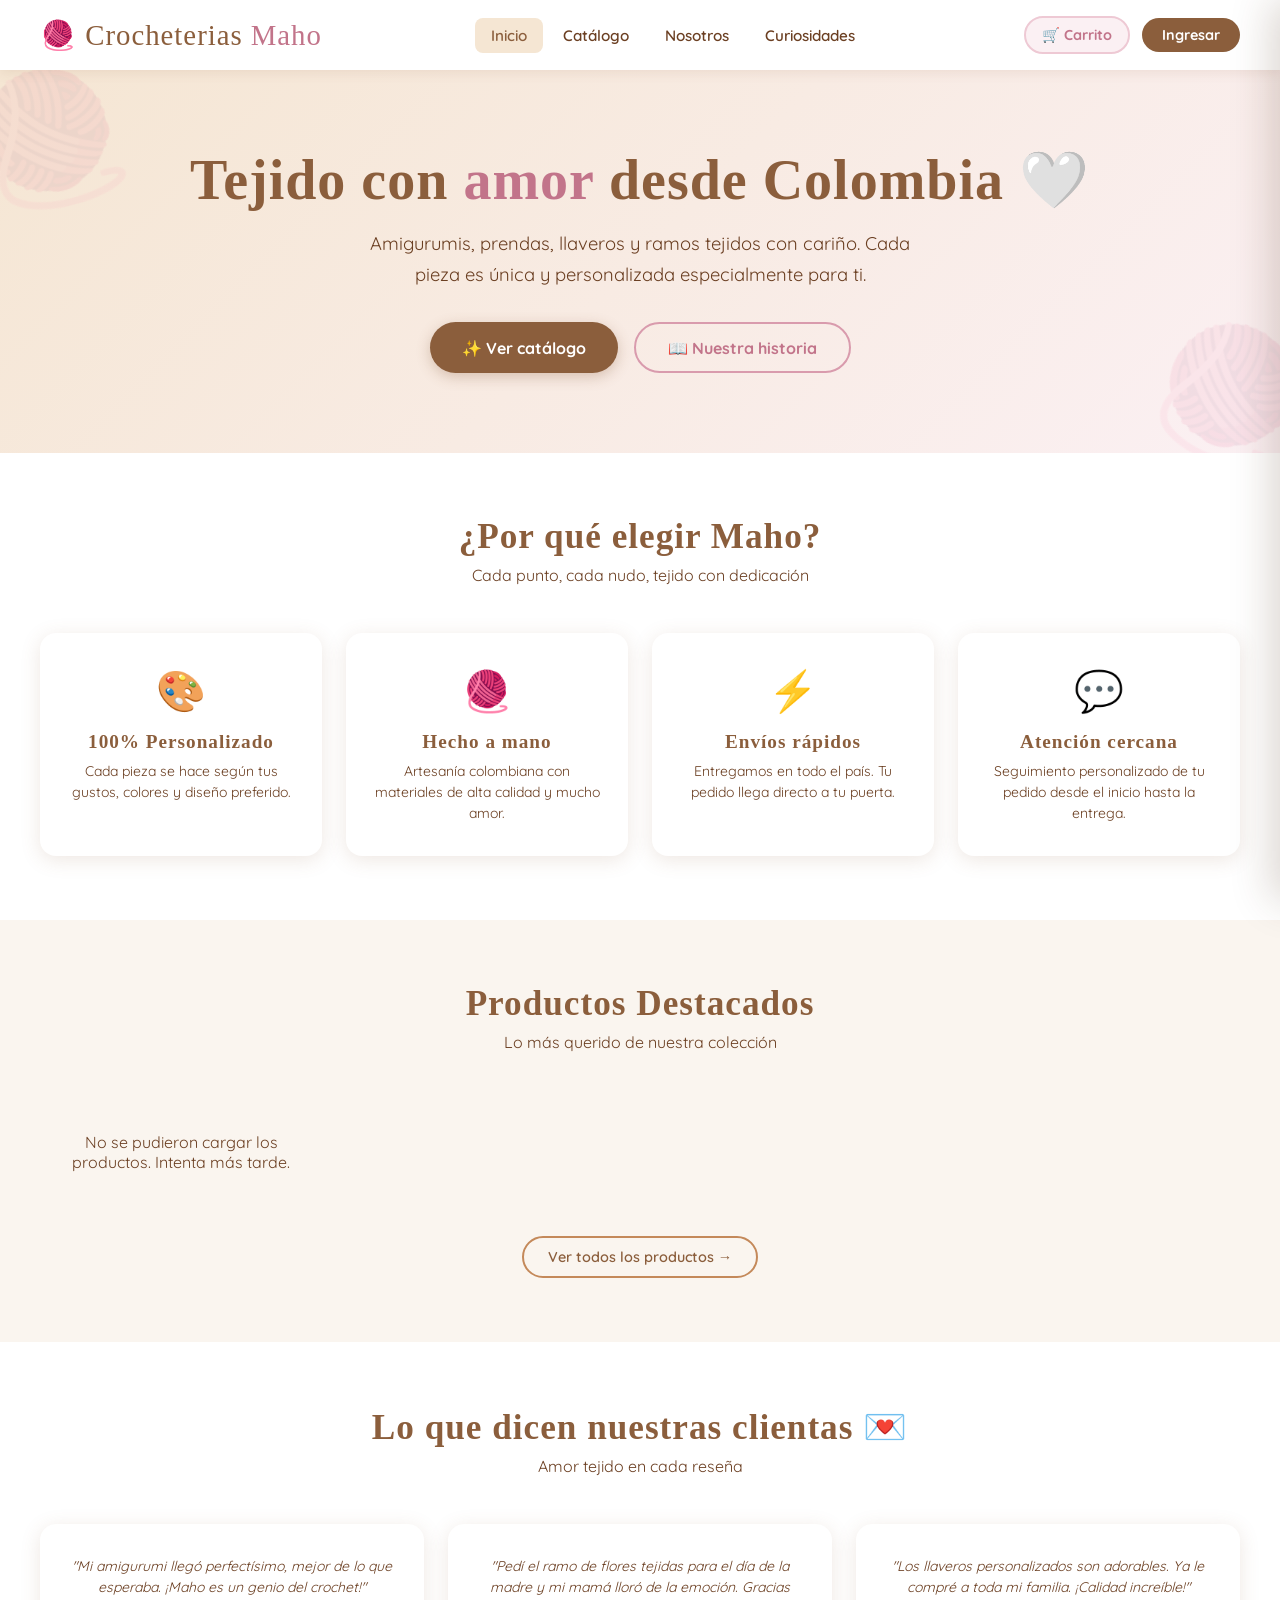
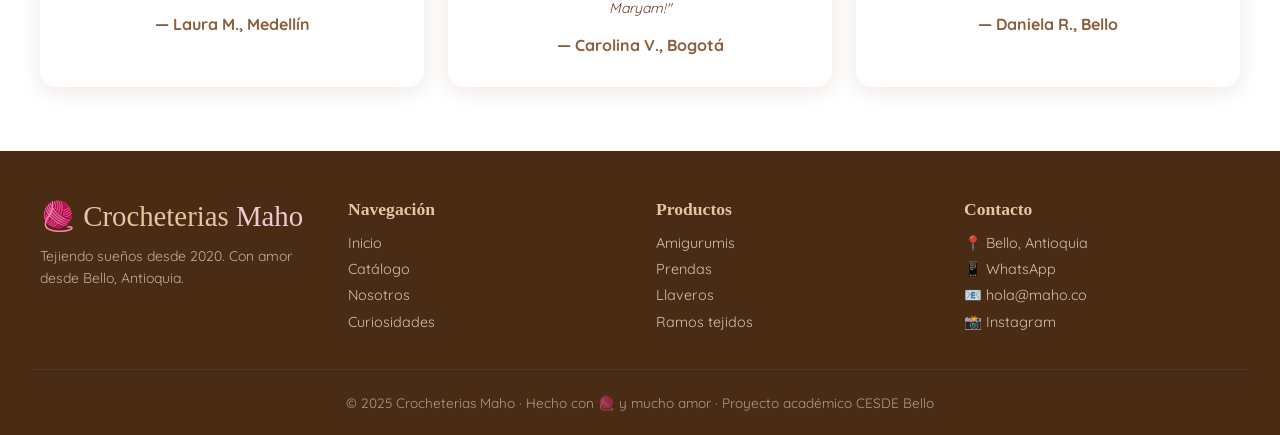
<file: index.html>
<!DOCTYPE html>
<html lang="es">
<head>
  <meta charset="UTF-8">
  <meta name="viewport" content="width=device-width, initial-scale=1.0">
  <title>Crocheterias Maho 🧶</title>
  <link rel="stylesheet" href="css/styles.css">
</head>
<body>

<!-- NAVBAR -->
<nav class="navbar">
  <div class="nav-inner">
    <a href="index.html" class="nav-logo">🧶 Crocheterias <span>Maho</span></a>
    <ul class="nav-links">
      <li><a href="index.html" class="active">Inicio</a></li>
      <li><a href="html/catalogo.html">Catálogo</a></li>
      <li><a href="html/nosotros.html">Nosotros</a></li>
      <li><a href="html/curiosidades.html">Curiosidades</a></li>
    </ul>
    <div class="nav-actions">
      <a href="#" class="btn-cart" onclick="toggleCart(); return false;">
        🛒 Carrito
        <span class="cart-badge" id="cart-count">0</span>
      </a>
      <a href="#" class="btn-login" id="nav-login-btn" onclick="openLogin(); return false;">Ingresar</a>
      <a href="html/dashboard.html" class="btn-login" id="nav-user-btn" style="display:none; background:var(--rose-deep);">Mi cuenta</a>
    </div>
  </div>
</nav>

<!-- HERO -->
<section class="hero">
  <h1>Tejido con <span>amor</span> desde Colombia 🤍</h1>
  <p>Amigurumis, prendas, llaveros y ramos tejidos con cariño. Cada pieza es única y personalizada especialmente para ti.</p>
  <div class="hero-btns">
    <a href="html/catalogo.html" class="btn-primary">✨ Ver catálogo</a>
    <a href="html/nosotros.html" class="btn-secondary">📖 Nuestra historia</a>
  </div>
</section>

<!-- FEATURES -->
<section class="section" style="background: var(--white);">
  <div class="section-inner">
    <h2 class="section-title">¿Por qué elegir Maho?</h2>
    <p class="section-subtitle">Cada punto, cada nudo, tejido con dedicación</p>
    <div class="features-grid">
      <div class="feature-card">
        <div class="feature-icon">🎨</div>
        <h3>100% Personalizado</h3>
        <p>Cada pieza se hace según tus gustos, colores y diseño preferido.</p>
      </div>
      <div class="feature-card">
        <div class="feature-icon">🧶</div>
        <h3>Hecho a mano</h3>
        <p>Artesanía colombiana con materiales de alta calidad y mucho amor.</p>
      </div>
      <div class="feature-card">
        <div class="feature-icon">⚡</div>
        <h3>Envíos rápidos</h3>
        <p>Entregamos en todo el país. Tu pedido llega directo a tu puerta.</p>
      </div>
      <div class="feature-card">
        <div class="feature-icon">💬</div>
        <h3>Atención cercana</h3>
        <p>Seguimiento personalizado de tu pedido desde el inicio hasta la entrega.</p>
      </div>
    </div>
  </div>
</section>

<!-- PRODUCTOS DESTACADOS -->
<section class="section">
  <div class="section-inner">
    <h2 class="section-title">Productos Destacados</h2>
    <p class="section-subtitle">Lo más querido de nuestra colección</p>
    <div class="products-grid" id="featured-products">
      <div class="loading"><div class="spinner"></div> Cargando productos...</div>
    </div>
    <div style="text-align:center; margin-top:2rem;">
      <a href="html/catalogo.html" class="btn-outline">Ver todos los productos →</a>
    </div>
  </div>
</section>

<!-- TESTIMONIOS -->
<section class="section" style="background: var(--white);">
  <div class="section-inner">
    <h2 class="section-title">Lo que dicen nuestras clientas 💌</h2>
    <p class="section-subtitle">Amor tejido en cada reseña</p>
    <div class="features-grid" id="testimonios">
      <div class="feature-card">
        <p style="font-style:italic; color:var(--brown-text); margin-bottom:1rem;">"Mi amigurumi llegó perfectísimo, mejor de lo que esperaba. ¡Maho es un genio del crochet!"</p>
        <strong style="color:var(--terra-deep);">— Laura M., Medellín</strong>
      </div>
      <div class="feature-card">
        <p style="font-style:italic; color:var(--brown-text); margin-bottom:1rem;">"Pedí el ramo de flores tejidas para el día de la madre y mi mamá lloró de la emoción. Gracias Maryam!"</p>
        <strong style="color:var(--terra-deep);">— Carolina V., Bogotá</strong>
      </div>
      <div class="feature-card">
        <p style="font-style:italic; color:var(--brown-text); margin-bottom:1rem;">"Los llaveros personalizados son adorables. Ya le compré a toda mi familia. ¡Calidad increíble!"</p>
        <strong style="color:var(--terra-deep);">— Daniela R., Bello</strong>
      </div>
    </div>
  </div>
</section>

<!-- FOOTER -->
<footer>
  <div class="footer-inner">
    <div>
      <div class="footer-logo">🧶 Crocheterias <span>Maho</span></div>
      <p style="font-size:0.875rem; opacity:0.7; line-height:1.6;">Tejiendo sueños desde 2020. Con amor desde Bello, Antioquia.</p>
    </div>
    <div class="footer-section">
      <h4>Navegación</h4>
      <ul>
        <li><a href="index.html">Inicio</a></li>
        <li><a href="html/catalogo.html">Catálogo</a></li>
        <li><a href="html/nosotros.html">Nosotros</a></li>
        <li><a href="html/curiosidades.html">Curiosidades</a></li>
      </ul>
    </div>
    <div class="footer-section">
      <h4>Productos</h4>
      <ul>
        <li><a href="html/catalogo.html">Amigurumis</a></li>
        <li><a href="html/catalogo.html">Prendas</a></li>
        <li><a href="html/catalogo.html">Llaveros</a></li>
        <li><a href="html/catalogo.html">Ramos tejidos</a></li>
      </ul>
    </div>
    <div class="footer-section">
      <h4>Contacto</h4>
      <ul>
        <li><a href="#">📍 Bello, Antioquia</a></li>
        <li><a href="#">📱 WhatsApp</a></li>
        <li><a href="#">📧 hola@maho.co</a></li>
        <li><a href="#">📸 Instagram</a></li>
      </ul>
    </div>
  </div>
  <div class="footer-bottom">
    <p>© 2025 Crocheterias Maho · Hecho con 🧶 y mucho amor · Proyecto académico CESDE Bello</p>
  </div>
</footer>

<!-- MODAL LOGIN -->
<div class="modal-overlay" id="login-modal">
  <div class="modal">
    <h2>🧶 Bienvenida</h2>
    <p>Inicia sesión para ver tu carrito y pedidos.</p>

    <div class="attempts-bar" id="attempts-bar">
      <div class="attempt-dot" id="dot1"></div>
      <div class="attempt-dot" id="dot2"></div>
      <div class="attempt-dot" id="dot3"></div>
      <span style="font-size:0.75rem; color:var(--brown-text); margin-left:0.5rem;" id="attempts-text">3 intentos disponibles</span>
    </div>

    <div class="alert" id="login-alert"></div>

    <div class="form-group">
      <label for="login-user">Usuario</label>
      <input type="text" id="login-user" placeholder="tu@correo.com" autocomplete="username">
    </div>
    <div class="form-group">
      <label for="login-pass">Contraseña</label>
      <input type="password" id="login-pass" placeholder="••••••••" autocomplete="current-password">
    </div>
    <button class="btn-primary" style="width:100%; justify-content:center;" onclick="intentarLogin()">Ingresar</button>
    <p style="text-align:center; margin-top:1rem; font-size:0.85rem;">
      ¿No tienes cuenta? <a href="html/registro.html" style="color:var(--rose-deep); font-weight:700;">Regístrate aquí</a>
    </p>
    <p style="text-align:center; font-size:0.8rem; color:var(--brown-text); margin-top:0.5rem; cursor:pointer;" onclick="closeLogin()">Cancelar</p>
  </div>
</div>

<!-- CART SIDEBAR -->
<div class="cart-sidebar" id="cart-sidebar">
  <div class="cart-header">
    <h2>🛒 Mi Carrito</h2>
    <button class="btn-close-cart" onclick="toggleCart()">✕</button>
  </div>
  <div class="cart-items" id="cart-items-list">
    <div class="cart-empty">
      <div class="cart-empty-icon">🛒</div>
      <p>Tu carrito está vacío</p>
      <a href="html/catalogo.html" class="btn-outline" style="margin-top:1rem;">Ver productos</a>
    </div>
  </div>
  <div class="cart-footer">
    <div class="cart-total">
      <span>Total:</span>
      <span id="cart-total">$0</span>
    </div>
    <button class="btn-primary" style="width:100%; justify-content:center;" onclick="finalizarCompra()">Finalizar compra</button>
  </div>
</div>

<!-- TOAST -->
<div class="toast" id="toast"></div>

<script src="js/auth.js"></script>
<script src="js/cart.js"></script>
<script src="js/api.js"></script>
<script>
  // Cargar productos destacados al inicio
  document.addEventListener('DOMContentLoaded', () => {
    cargarProductosDestacados();
    actualizarNavbar();
  });

  async function cargarProductosDestacados() {
    try {
      const productos = await obtenerProductos();
      const destacados = productos.slice(0, 4);
      const grid = document.getElementById('featured-products');
      grid.innerHTML = destacados.map(p => renderProductCard(p)).join('');
    } catch(e) {
      document.getElementById('featured-products').innerHTML =
        '<p style="color:var(--brown-text); text-align:center; padding:2rem;">No se pudieron cargar los productos. Intenta más tarde.</p>';
    }
  }
</script>
</body>
</html>
</file>
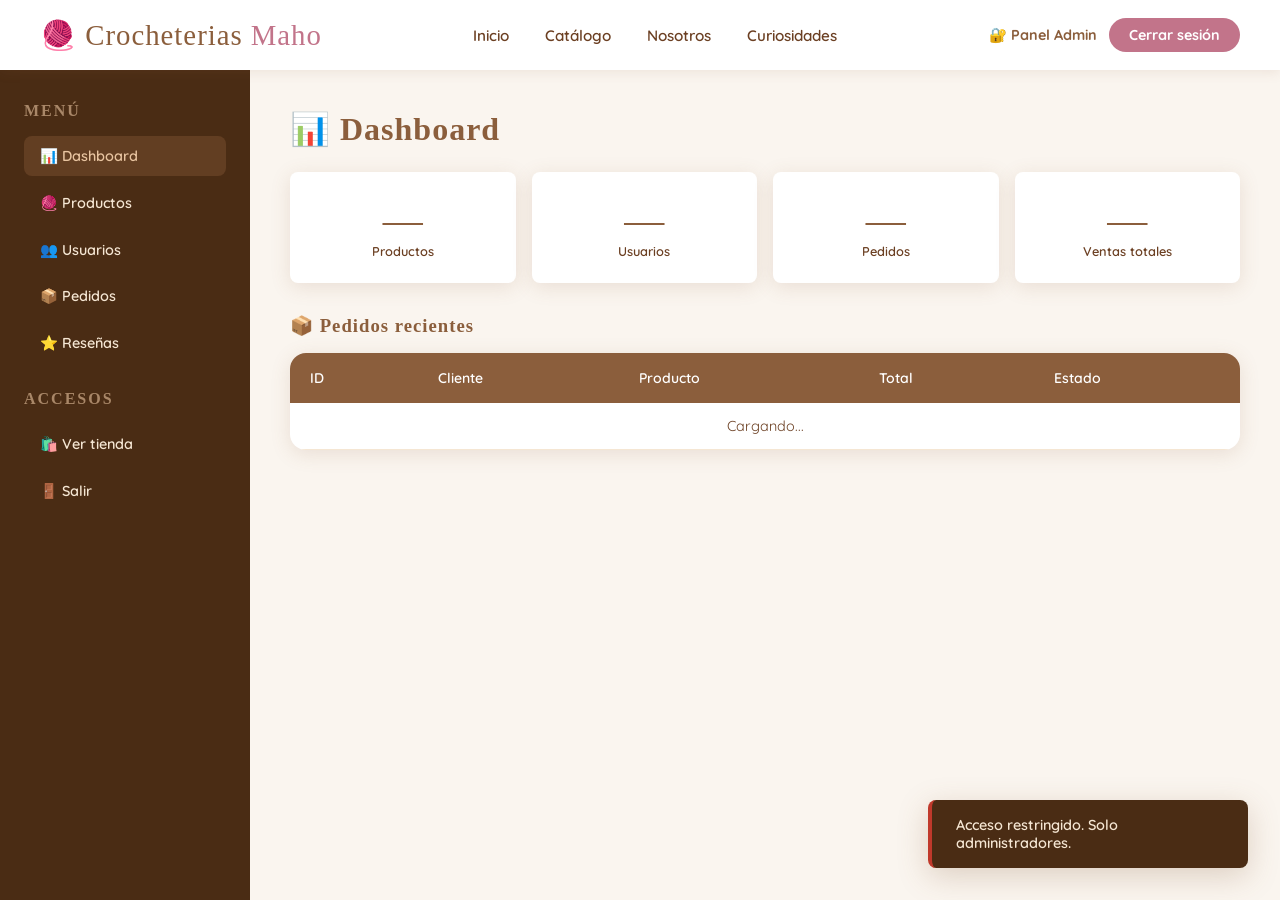
<file: html/admin.html>
<!DOCTYPE html>
<html lang="es">
<head>
  <meta charset="UTF-8">
  <meta name="viewport" content="width=device-width, initial-scale=1.0">
  <title>Panel Admin - Crocheterias Maho</title>
  <link rel="stylesheet" href="../css/styles.css">
</head>
<body>

<nav class="navbar">
  <div class="nav-inner">
    <a href="../index.html" class="nav-logo">🧶 Crocheterias <span>Maho</span></a>
    <ul class="nav-links">
      <li><a href="../index.html">Inicio</a></li>
      <li><a href="catalogo.html">Catálogo</a></li>
      <li><a href="nosotros.html">Nosotros</a></li>
      <li><a href="curiosidades.html">Curiosidades</a></li>
    </ul>
    <div class="nav-actions">
      <span style="color:var(--terra-deep); font-weight:700; font-size:0.9rem;">🔐 Panel Admin</span>
      <button class="btn-login" style="background:var(--rose-deep);" onclick="cerrarSesion()">Cerrar sesión</button>
    </div>
  </div>
</nav>

<div class="admin-layout">
  <!-- SIDEBAR -->
  <aside class="admin-sidebar">
    <h3>Menú</h3>
    <ul class="admin-nav">
      <li><a href="#" class="active" onclick="showSection('dashboard')">📊 Dashboard</a></li>
      <li><a href="#" onclick="showSection('productos')">🧶 Productos</a></li>
      <li><a href="#" onclick="showSection('usuarios')">👥 Usuarios</a></li>
      <li><a href="#" onclick="showSection('pedidos')">📦 Pedidos</a></li>
      <li><a href="#" onclick="showSection('resenas')">⭐ Reseñas</a></li>
    </ul>
    <br>
    <h3>Accesos</h3>
    <ul class="admin-nav">
      <li><a href="catalogo.html">🛍️ Ver tienda</a></li>
      <li><a href="#" onclick="cerrarSesion()">🚪 Salir</a></li>
    </ul>
  </aside>

  <!-- CONTENIDO -->
  <main class="admin-content">

    <!-- DASHBOARD -->
    <div id="section-dashboard">
      <h2 style="font-family:'Chewy',cursive; font-size:2rem; color:var(--terra-deep); margin-bottom:1.5rem;">📊 Dashboard</h2>

      <div class="admin-stats">
        <div class="stat-card">
          <div class="stat-num" id="stat-productos">—</div>
          <div class="stat-label">Productos</div>
        </div>
        <div class="stat-card">
          <div class="stat-num" id="stat-usuarios">—</div>
          <div class="stat-label">Usuarios</div>
        </div>
        <div class="stat-card">
          <div class="stat-num" id="stat-pedidos">—</div>
          <div class="stat-label">Pedidos</div>
        </div>
        <div class="stat-card">
          <div class="stat-num" id="stat-ventas">—</div>
          <div class="stat-label">Ventas totales</div>
        </div>
      </div>

      <h3 style="font-family:'Chewy',cursive; color:var(--terra-deep); margin:1.5rem 0 1rem;">📦 Pedidos recientes</h3>
      <div class="admin-table-wrap">
        <table class="admin-table">
          <thead>
            <tr><th>ID</th><th>Cliente</th><th>Producto</th><th>Total</th><th>Estado</th></tr>
          </thead>
          <tbody id="pedidos-recientes-body">
            <tr><td colspan="5" style="text-align:center; color:var(--brown-text);">Cargando...</td></tr>
          </tbody>
        </table>
      </div>
    </div>

    <!-- PRODUCTOS -->
    <div id="section-productos" style="display:none;">
      <div style="display:flex; align-items:center; justify-content:space-between; margin-bottom:1.5rem;">
        <h2 style="font-family:'Chewy',cursive; font-size:2rem; color:var(--terra-deep);">🧶 Productos</h2>
        <button class="btn-primary" onclick="abrirModalProducto()">+ Nuevo producto</button>
      </div>

      <div class="admin-table-wrap">
        <table class="admin-table">
          <thead>
            <tr><th>Emoji</th><th>Nombre</th><th>Categoría</th><th>Precio</th><th>Stock</th><th>Acciones</th></tr>
          </thead>
          <tbody id="productos-body">
            <tr><td colspan="6" style="text-align:center;"><div class="spinner" style="margin:1rem auto;"></div></td></tr>
          </tbody>
        </table>
      </div>
    </div>

    <!-- USUARIOS -->
    <div id="section-usuarios" style="display:none;">
      <h2 style="font-family:'Chewy',cursive; font-size:2rem; color:var(--terra-deep); margin-bottom:1.5rem;">👥 Usuarios</h2>
      <div class="admin-table-wrap">
        <table class="admin-table">
          <thead>
            <tr><th>Nombre</th><th>Email</th><th>Rol</th><th>Estado</th><th>Registro</th></tr>
          </thead>
          <tbody id="usuarios-body">
            <tr><td colspan="5" style="text-align:center;"><div class="spinner" style="margin:1rem auto;"></div></td></tr>
          </tbody>
        </table>
      </div>
    </div>

    <!-- PEDIDOS -->
    <div id="section-pedidos" style="display:none;">
      <h2 style="font-family:'Chewy',cursive; font-size:2rem; color:var(--terra-deep); margin-bottom:1.5rem;">📦 Pedidos</h2>
      <div class="admin-table-wrap">
        <table class="admin-table">
          <thead>
            <tr><th>ID</th><th>Cliente</th><th>Producto</th><th>Total</th><th>Estado</th><th>Fecha</th></tr>
          </thead>
          <tbody id="pedidos-body">
            <tr><td colspan="6" style="text-align:center;"><div class="spinner" style="margin:1rem auto;"></div></td></tr>
          </tbody>
        </table>
      </div>
    </div>

    <!-- RESEÑAS -->
    <div id="section-resenas" style="display:none;">
      <h2 style="font-family:'Chewy',cursive; font-size:2rem; color:var(--terra-deep); margin-bottom:1.5rem;">⭐ Reseñas</h2>
      <div id="resenas-lista" class="curiosities-grid"></div>
    </div>

  </main>
</div>

<!-- MODAL PRODUCTO -->
<div class="modal-overlay" id="modal-producto">
  <div class="modal" style="max-width:480px;">
    <h2 id="modal-producto-titulo">Nuevo Producto</h2>
    <input type="hidden" id="producto-edit-id">
    <div class="form-group"><label>Nombre</label><input type="text" id="prod-nombre" placeholder="Nombre del producto"></div>
    <div class="form-group"><label>Descripción</label><input type="text" id="prod-descripcion" placeholder="Descripción breve"></div>
    <div class="form-group">
      <label>Categoría</label>
      <select id="prod-categoria">
        <option value="amigurumis">🐻 Amigurumis</option>
        <option value="prendas">👗 Prendas</option>
        <option value="llaveros">🗝️ Llaveros</option>
        <option value="ramos">🌹 Ramos</option>
        <option value="otros">✨ Otros</option>
      </select>
    </div>
    <div class="form-group"><label>Precio (COP)</label><input type="number" id="prod-precio" placeholder="45000"></div>
    <div class="form-group"><label>Stock</label><input type="number" id="prod-stock" placeholder="5"></div>
    <div class="form-group"><label>Emoji</label><input type="text" id="prod-emoji" placeholder="🧶"></div>
    <div style="display:flex; gap:0.75rem; margin-top:1rem;">
      <button class="btn-primary" style="flex:1; justify-content:center;" onclick="guardarProducto()">Guardar</button>
      <button class="btn-outline" style="flex:1; justify-content:center;" onclick="cerrarModalProducto()">Cancelar</button>
    </div>
  </div>
</div>

<div class="toast" id="toast"></div>

<script src="../js/auth.js"></script>
<script src="../js/api.js"></script>
<script>
  document.addEventListener('DOMContentLoaded', async () => {
    // Verificar que sea admin
    const sesion = getSesionActual();
    if (!sesion || sesion.rol !== 'admin') {
      showToast('Acceso restringido. Solo administradores.', 'error');
      setTimeout(() => window.location.href = '../index.html', 1500);
      return;
    }
    cargarDashboard();
  });

  function showSection(name) {
    ['dashboard','productos','usuarios','pedidos','resenas'].forEach(s => {
      document.getElementById(`section-${s}`).style.display = s === name ? 'block' : 'none';
    });
    document.querySelectorAll('.admin-nav a').forEach(a => a.classList.remove('active'));

    if (name === 'productos') cargarProductosAdmin();
    if (name === 'usuarios') cargarUsuariosAdmin();
    if (name === 'pedidos') cargarPedidosAdmin();
    if (name === 'resenas') cargarResenasAdmin();
  }

  async function cargarDashboard() {
    try {
      const [productos, usuarios, pedidos] = await Promise.all([
        obtenerProductos(),
        obtenerUsuarios(),
        obtenerPedidos()
      ]);

      document.getElementById('stat-productos').textContent = productos.length;
      document.getElementById('stat-usuarios').textContent = usuarios.length || getUsuariosMock().length;
      document.getElementById('stat-pedidos').textContent = pedidos.length || getPedidosMock().length;

      const totalVentas = (pedidos.length > 0 ? pedidos : getPedidosMock())
        .reduce((s, p) => s + (p.total || 0), 0);
      document.getElementById('stat-ventas').textContent =
        new Intl.NumberFormat('es-CO', { style: 'currency', currency: 'COP', maximumFractionDigits: 0 }).format(totalVentas);

      const pedidosData = pedidos.length > 0 ? pedidos : getPedidosMock();
      const tbody = document.getElementById('pedidos-recientes-body');
      tbody.innerHTML = pedidosData.slice(0, 5).map(p => `
        <tr>
          <td>${p.id}</td>
          <td>${p.usuario}</td>
          <td>${p.producto || (Array.isArray(p.productos) ? p.productos[0]?.nombre || '—' : '—')}</td>
          <td>${formatPrecio(p.total)}</td>
          <td><span class="badge ${p.estado === 'entregado' ? 'badge-active' : p.estado === 'pendiente' ? 'badge-inactive' : 'badge-user'}">${p.estado}</span></td>
        </tr>
      `).join('');
    } catch(e) {
      console.error('Error cargando dashboard:', e);
    }
  }

  async function cargarProductosAdmin() {
    const tbody = document.getElementById('productos-body');
    tbody.innerHTML = '<tr><td colspan="6" style="text-align:center;"><div class="spinner" style="margin:1rem auto;"></div></td></tr>';
    try {
      const productos = await obtenerProductos();
      tbody.innerHTML = productos.map(p => `
        <tr>
          <td style="font-size:1.5rem;">${p.emoji || '🧶'}</td>
          <td>${p.nombre}</td>
          <td><span class="badge badge-user">${p.categoria}</span></td>
          <td>${formatPrecio(p.precio)}</td>
          <td>${p.stock || '—'}</td>
          <td style="display:flex; gap:0.5rem;">
            <button class="btn-outline" style="padding:0.3rem 0.75rem; font-size:0.8rem;" onclick='editarProducto(${JSON.stringify(p)})'>✏️</button>
            <button class="btn-outline" style="padding:0.3rem 0.75rem; font-size:0.8rem; color:var(--rose-deep); border-color:var(--rose-mid);" onclick="eliminarProducto('${p.id}')">🗑️</button>
          </td>
        </tr>
      `).join('');
    } catch(e) {
      tbody.innerHTML = '<tr><td colspan="6" style="color:var(--brown-text); text-align:center;">Error al cargar productos</td></tr>';
    }
  }

  async function cargarUsuariosAdmin() {
    const tbody = document.getElementById('usuarios-body');
    const usuarios = getUsuariosMock();
    tbody.innerHTML = usuarios.map(u => `
      <tr>
        <td>${u.nombre}</td>
        <td>${u.email}</td>
        <td><span class="badge ${u.rol === 'admin' ? 'badge-admin' : 'badge-user'}">${u.rol}</span></td>
        <td><span class="badge ${u.activo ? 'badge-active' : 'badge-inactive'}">${u.activo ? 'Activo' : 'Inactivo'}</span></td>
        <td>${u.fechaRegistro}</td>
      </tr>
    `).join('');
  }

  async function cargarPedidosAdmin() {
    const tbody = document.getElementById('pedidos-body');
    const pedidos = getPedidosMock();
    tbody.innerHTML = pedidos.map(p => `
      <tr>
        <td>${p.id}</td>
        <td>${p.usuario}</td>
        <td>${p.producto}</td>
        <td>${formatPrecio(p.total)}</td>
        <td><span class="badge ${p.estado === 'entregado' ? 'badge-active' : p.estado === 'pendiente' ? 'badge-inactive' : 'badge-user'}">${p.estado}</span></td>
        <td>${p.fecha}</td>
      </tr>
    `).join('');
  }

  function cargarResenasAdmin() {
    const lista = document.getElementById('resenas-lista');
    const resenas = [
      { nombre: 'Laura M.', texto: 'Mi amigurumi llegó perfectísimo!', estrellas: 5, producto: 'Amigurumi Osito' },
      { nombre: 'Carolina V.', texto: 'El ramo de flores tejidas es una maravilla.', estrellas: 5, producto: 'Ramo de Rosas' },
      { nombre: 'Daniela R.', texto: 'Los llaveros son adorables.', estrellas: 4, producto: 'Llavero' },
    ];
    lista.innerHTML = resenas.map(r => `
      <div class="curiosity-card">
        <div style="display:flex; justify-content:space-between; align-items:center; margin-bottom:0.5rem;">
          <strong style="color:var(--terra-deep);">${r.nombre}</strong>
          <span>${'⭐'.repeat(r.estrellas)}</span>
        </div>
        <p style="font-size:0.85rem; color:var(--brown-text); font-style:italic; margin-bottom:0.5rem;">"${r.texto}"</p>
        <small style="color:var(--rose-deep);">${r.producto}</small>
      </div>
    `).join('');
  }

  function abrirModalProducto() {
    document.getElementById('modal-producto-titulo').textContent = 'Nuevo Producto';
    document.getElementById('producto-edit-id').value = '';
    ['prod-nombre','prod-descripcion','prod-precio','prod-stock','prod-emoji'].forEach(id => {
      document.getElementById(id).value = '';
    });
    document.getElementById('modal-producto').classList.add('open');
  }

  function editarProducto(p) {
    document.getElementById('modal-producto-titulo').textContent = 'Editar Producto';
    document.getElementById('producto-edit-id').value = p.id;
    document.getElementById('prod-nombre').value = p.nombre;
    document.getElementById('prod-descripcion').value = p.descripcion;
    document.getElementById('prod-categoria').value = p.categoria;
    document.getElementById('prod-precio').value = p.precio;
    document.getElementById('prod-stock').value = p.stock || '';
    document.getElementById('prod-emoji').value = p.emoji || '';
    document.getElementById('modal-producto').classList.add('open');
  }

  function cerrarModalProducto() {
    document.getElementById('modal-producto').classList.remove('open');
  }

  async function guardarProducto() {
    const id = document.getElementById('producto-edit-id').value;
    const producto = {
      nombre: document.getElementById('prod-nombre').value,
      descripcion: document.getElementById('prod-descripcion').value,
      categoria: document.getElementById('prod-categoria').value,
      precio: Number(document.getElementById('prod-precio').value),
      stock: Number(document.getElementById('prod-stock').value),
      emoji: document.getElementById('prod-emoji').value,
      disponible: true
    };

    try {
      if (id) {
        await ProductosController.update(id, producto);
        showToast('Producto actualizado ✅', 'success');
      } else {
        await ProductosController.create(producto);
        showToast('Producto creado ✅', 'success');
      }
      cerrarModalProducto();
      cargarProductosAdmin();
    } catch(e) {
      showToast('Error al guardar producto', 'error');
    }
  }

  async function eliminarProducto(id) {
    if (!confirm('¿Estás segura de eliminar este producto?')) return;
    try {
      await ProductosController.delete(id);
      showToast('Producto eliminado', 'success');
      cargarProductosAdmin();
    } catch(e) {
      showToast('Error al eliminar', 'error');
    }
  }

  document.getElementById('modal-producto').addEventListener('click', e => {
    if (e.target === document.getElementById('modal-producto')) cerrarModalProducto();
  });
</script>
</body>
</html>
</file>
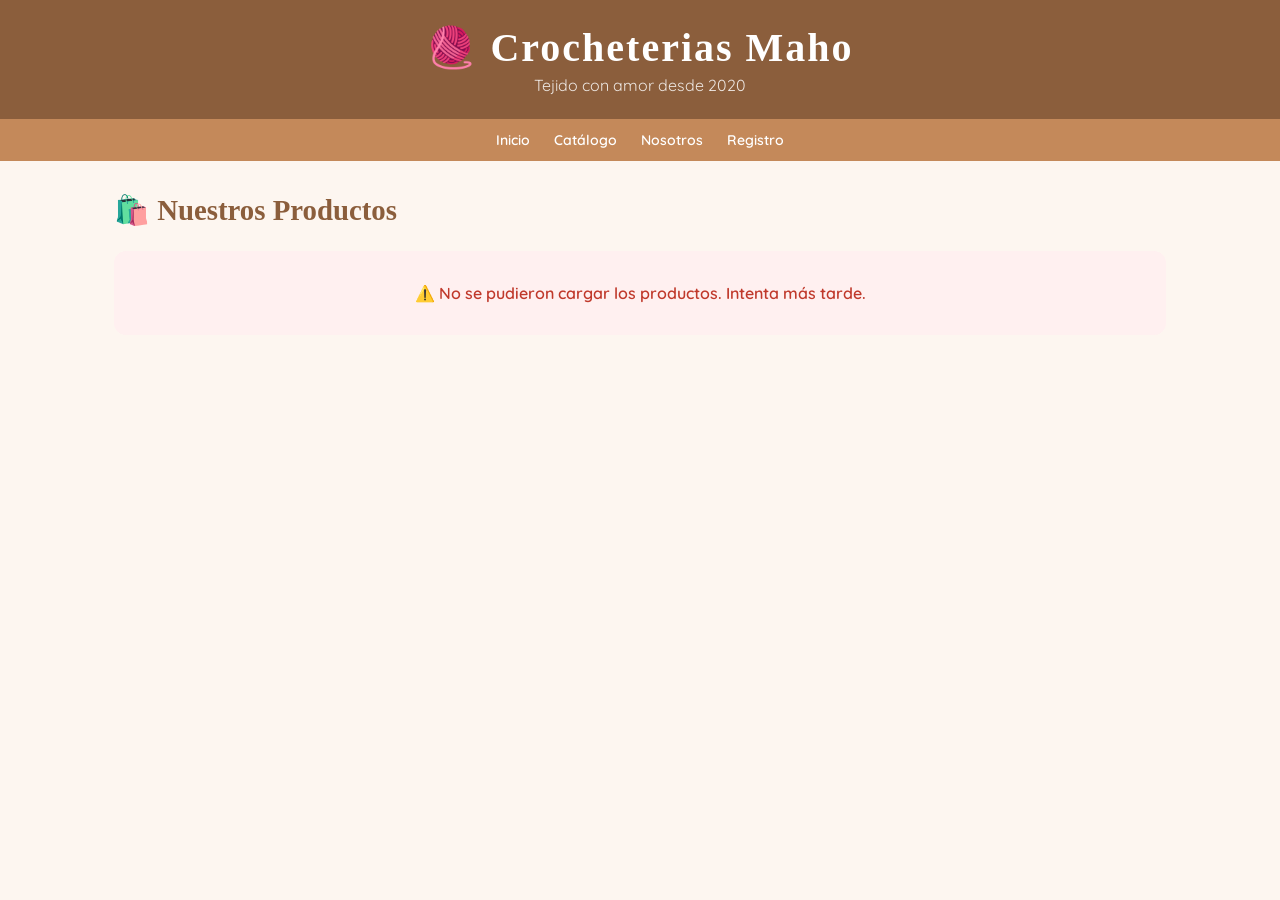
<file: html/catalogo.html>
<!DOCTYPE html>
<html lang="es">
<head>
  <meta charset="UTF-8">
  <meta name="viewport" content="width=device-width, initial-scale=1.0">
  <title>Catálogo - Crocheterias Maho</title>
  <link href="https://fonts.googleapis.com/css2?family=Chewy&family=Quicksand:wght@400;500;600&display=swap" rel="stylesheet">
  <style>
    :root {
      --tierra: #8B5E3C;
      --tierra-claro: #C4895A;
      --rosa: #C2748A;
      --rosa-claro: #D99BAD;
      --fondo: #FDF6F0;
      --texto: #3D2B1F;
    }

    * { box-sizing: border-box; margin: 0; padding: 0; }

    body {
      font-family: 'Quicksand', sans-serif;
      background: var(--fondo);
      color: var(--texto);
      min-height: 100vh;
    }

    header {
      background: var(--tierra);
      color: white;
      padding: 1.5rem 2rem;
      text-align: center;
    }

    header h1 {
      font-family: 'Chewy', cursive;
      font-size: 2.5rem;
      letter-spacing: 2px;
    }

    header p { opacity: 0.85; margin-top: 4px; }

    nav {
      background: var(--tierra-claro);
      display: flex;
      justify-content: center;
      gap: 1.5rem;
      padding: 0.75rem;
    }

    nav a {
      color: white;
      text-decoration: none;
      font-weight: 600;
      font-size: 14px;
    }

    nav a:hover { text-decoration: underline; }

    main {
      max-width: 1100px;
      margin: 2rem auto;
      padding: 0 1.5rem;
    }

    main h2 {
      font-family: 'Chewy', cursive;
      font-size: 1.8rem;
      color: var(--tierra);
      margin-bottom: 1.5rem;
    }

    #productos-container {
      display: grid;
      grid-template-columns: repeat(auto-fill, minmax(220px, 1fr));
      gap: 1.5rem;
    }

    .producto-card {
      background: white;
      border-radius: 16px;
      padding: 1.5rem;
      box-shadow: 0 4px 15px rgba(139,94,60,0.1);
      transition: transform 0.2s;
      border-top: 4px solid var(--rosa);
    }

    .producto-card:hover { transform: translateY(-4px); }

    .producto-categoria {
      font-size: 11px;
      font-weight: 600;
      text-transform: uppercase;
      color: var(--rosa);
      letter-spacing: 1px;
      margin-bottom: 8px;
    }

    .producto-nombre {
      font-size: 1.1rem;
      font-weight: 600;
      color: var(--texto);
      margin-bottom: 8px;
    }

    .producto-precio {
      font-size: 1.3rem;
      font-weight: 700;
      color: var(--tierra);
      margin-bottom: 1rem;
    }

    .btn-agregar {
      width: 100%;
      padding: 10px;
      background: var(--tierra);
      color: white;
      border: none;
      border-radius: 8px;
      font-family: 'Quicksand', sans-serif;
      font-weight: 600;
      cursor: pointer;
      transition: background 0.2s;
    }

    .btn-agregar:hover { background: var(--tierra-claro); }

    .cargando {
      grid-column: 1/-1;
      text-align: center;
      padding: 3rem;
      font-size: 1.2rem;
      color: var(--tierra);
    }

    .error-msg {
      grid-column: 1/-1;
      text-align: center;
      padding: 2rem;
      background: #fff0f0;
      border-radius: 12px;
      color: #c0392b;
      font-weight: 600;
    }
  </style>
</head>
<body>

  <header>
    <h1>🧶 Crocheterias Maho</h1>
    <p>Tejido con amor desde 2020</p>
  </header>

  <nav>
    <a href="../index.html">Inicio</a>
    <a href="catalogo.html">Catálogo</a>
    <a href="nosotros.html">Nosotros</a>
    <a href="registro.html">Registro</a>
  </nav>

  <main>
    <h2>🛍️ Nuestros Productos</h2>
    <div id="productos-container">
      <!-- Los productos se cargan aquí con fetch() -->
    </div>
  </main>

  <script src="../js/api.js"></script>
</body>
</html>
</file>
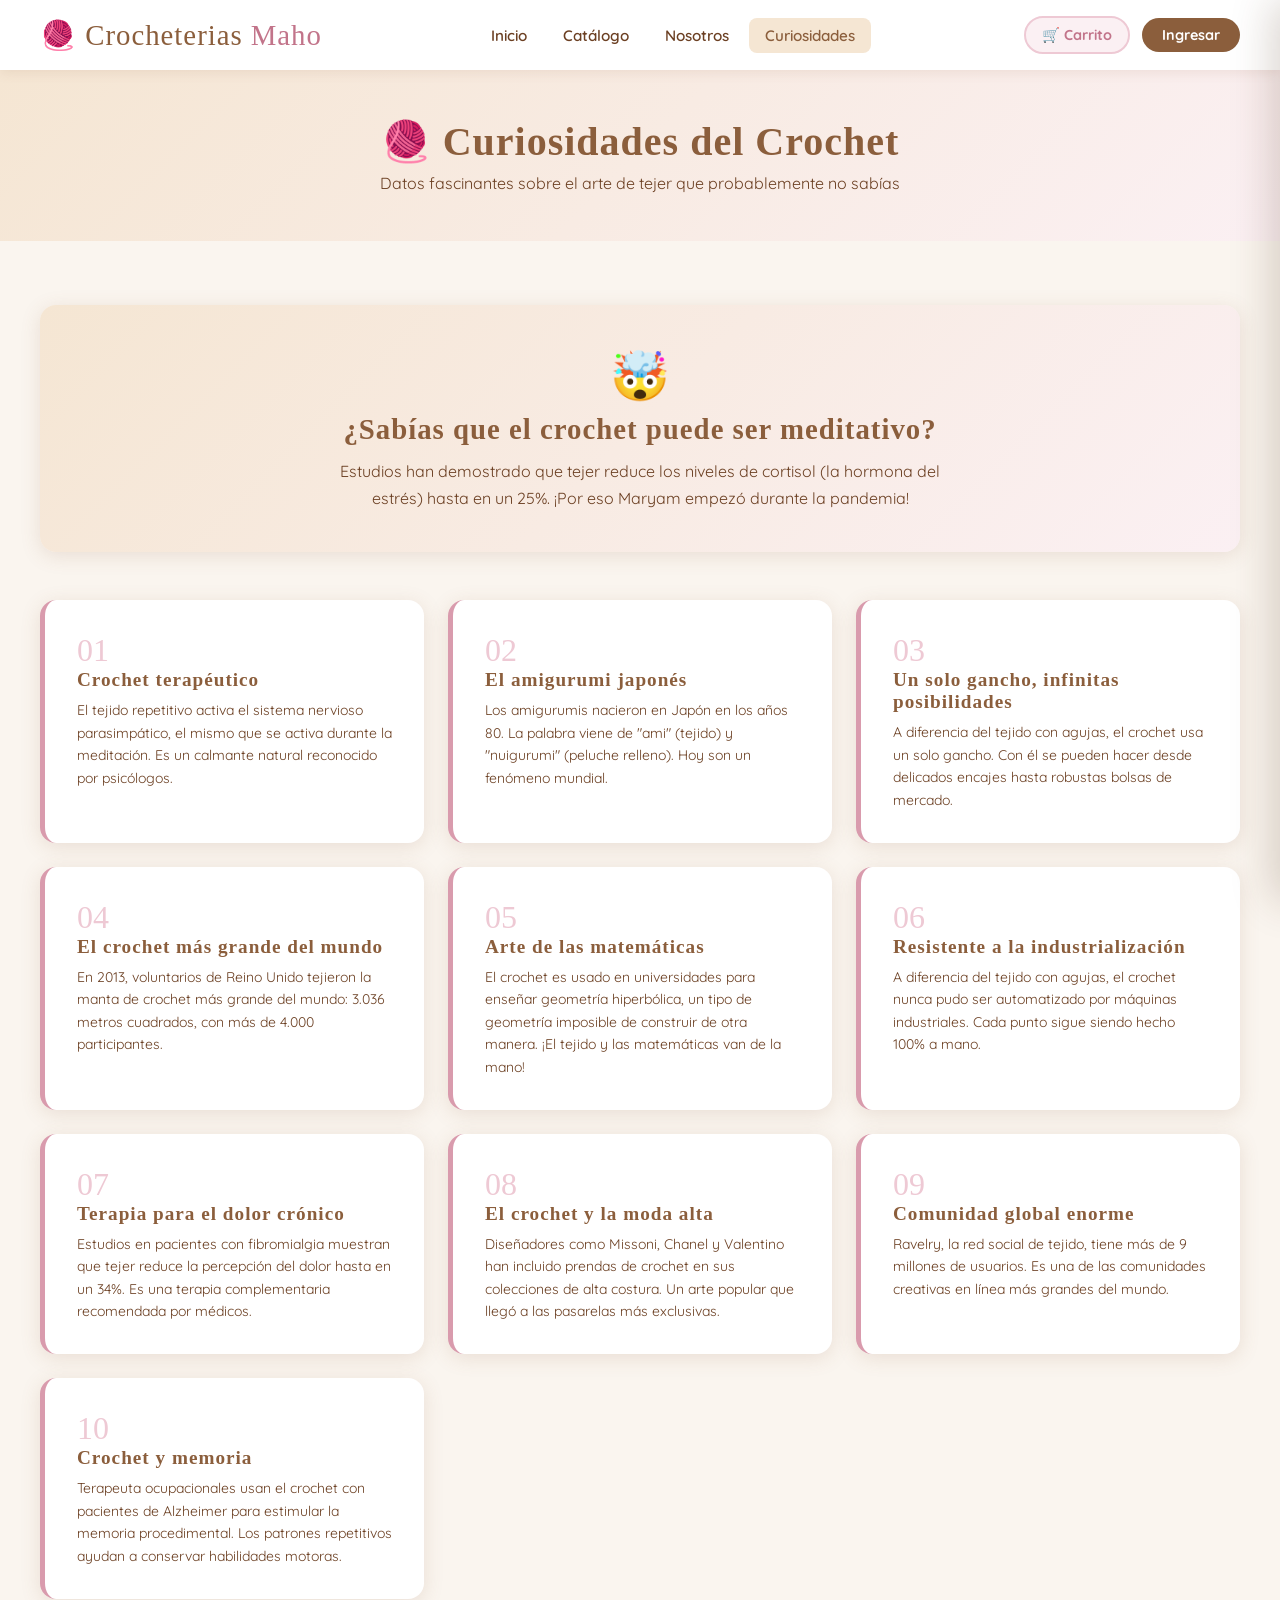
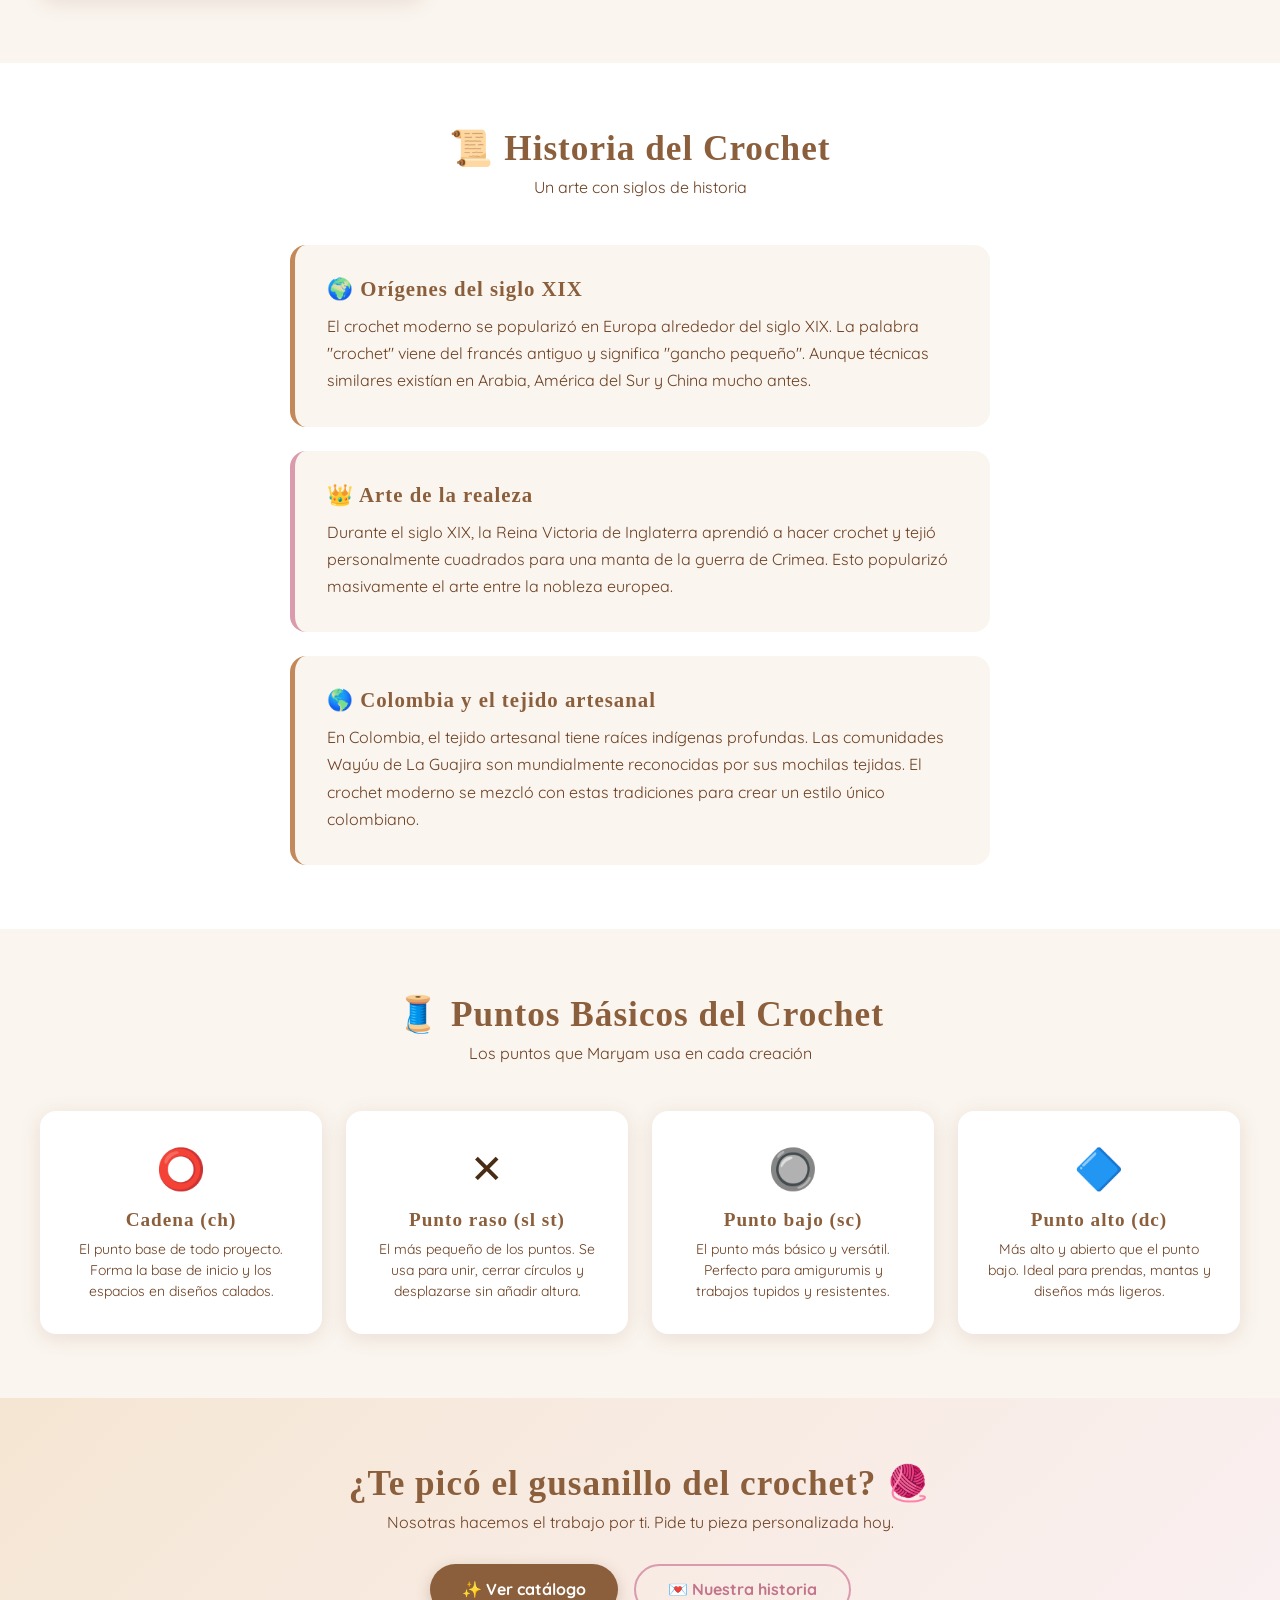
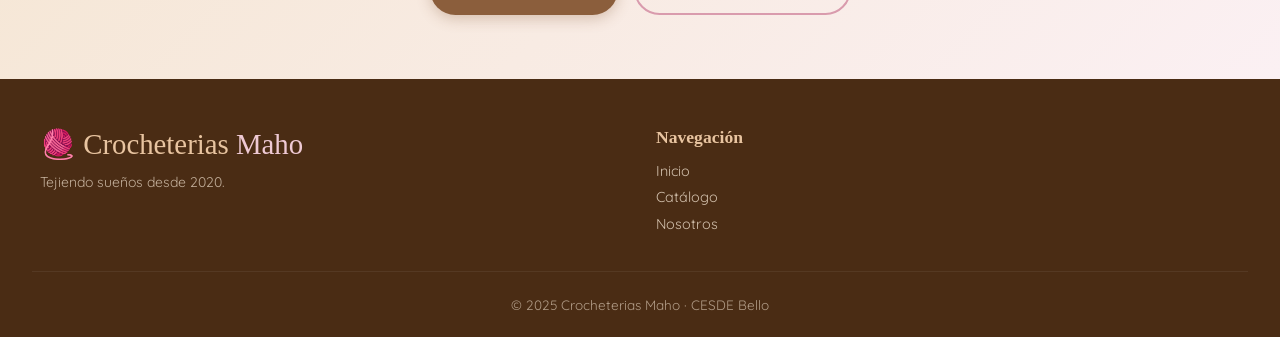
<file: html/curiosidades.html>
<!DOCTYPE html>
<html lang="es">
<head>
  <meta charset="UTF-8">
  <meta name="viewport" content="width=device-width, initial-scale=1.0">
  <title>Curiosidades del Crochet - Crocheterias Maho 🧶</title>
  <link rel="stylesheet" href="../css/styles.css">
</head>
<body>

<nav class="navbar">
  <div class="nav-inner">
    <a href="../index.html" class="nav-logo">🧶 Crocheterias <span>Maho</span></a>
    <ul class="nav-links">
      <li><a href="../index.html">Inicio</a></li>
      <li><a href="catalogo.html">Catálogo</a></li>
      <li><a href="nosotros.html">Nosotros</a></li>
      <li><a href="curiosidades.html" class="active">Curiosidades</a></li>
    </ul>
    <div class="nav-actions">
      <a href="#" class="btn-cart" onclick="toggleCart(); return false;">🛒 Carrito <span class="cart-badge" id="cart-count">0</span></a>
      <a href="#" class="btn-login" id="nav-login-btn" onclick="openLogin(); return false;">Ingresar</a>
      <a href="dashboard.html" class="btn-login" id="nav-user-btn" style="display:none; background:var(--rose-deep);">Mi cuenta</a>
    </div>
  </div>
</nav>

<div class="page-header">
  <h1>🧶 Curiosidades del Crochet</h1>
  <p>Datos fascinantes sobre el arte de tejer que probablemente no sabías</p>
</div>

<section class="section">
  <div class="section-inner">
    <!-- Dato destacado -->
    <div style="background:linear-gradient(135deg, var(--terra-pale), var(--rose-pale)); border-radius:var(--radius); padding:2.5rem; text-align:center; margin-bottom:3rem; box-shadow:var(--shadow);">
      <p style="font-size:3rem; margin-bottom:0.5rem;">🤯</p>
      <h2 style="font-family:'Chewy',cursive; font-size:1.8rem; color:var(--terra-deep); margin-bottom:0.75rem;">¿Sabías que el crochet puede ser meditativo?</h2>
      <p style="color:var(--brown-text); max-width:600px; margin:0 auto; line-height:1.7;">
        Estudios han demostrado que tejer reduce los niveles de cortisol (la hormona del estrés)
        hasta en un 25%. ¡Por eso Maryam empezó durante la pandemia!
      </p>
    </div>

    <!-- GRID CURIOSIDADES (cargadas desde API) -->
    <div class="loading" id="loading-curiosidades">
      <div class="spinner"></div> Cargando curiosidades...
    </div>

    <div class="curiosities-grid" id="curiosidades-grid" style="display:none;"></div>
  </div>
</section>

<!-- HISTORIA DEL CROCHET -->
<section class="section" style="background:var(--white);">
  <div class="section-inner">
    <h2 class="section-title">📜 Historia del Crochet</h2>
    <p class="section-subtitle">Un arte con siglos de historia</p>

    <div style="max-width:700px; margin:0 auto;">
      <div style="background:var(--cream); border-radius:var(--radius); padding:2rem; margin-bottom:1.5rem; border-left:5px solid var(--terra-mid);">
        <h3 style="font-family:'Chewy',cursive; color:var(--terra-deep); margin-bottom:0.75rem; font-size:1.3rem;">🌍 Orígenes del siglo XIX</h3>
        <p style="color:var(--brown-text); line-height:1.7;">El crochet moderno se popularizó en Europa alrededor del siglo XIX. La palabra "crochet" viene del francés antiguo y significa "gancho pequeño". Aunque técnicas similares existían en Arabia, América del Sur y China mucho antes.</p>
      </div>

      <div style="background:var(--cream); border-radius:var(--radius); padding:2rem; margin-bottom:1.5rem; border-left:5px solid var(--rose-mid);">
        <h3 style="font-family:'Chewy',cursive; color:var(--terra-deep); margin-bottom:0.75rem; font-size:1.3rem;">👑 Arte de la realeza</h3>
        <p style="color:var(--brown-text); line-height:1.7;">Durante el siglo XIX, la Reina Victoria de Inglaterra aprendió a hacer crochet y tejió personalmente cuadrados para una manta de la guerra de Crimea. Esto popularizó masivamente el arte entre la nobleza europea.</p>
      </div>

      <div style="background:var(--cream); border-radius:var(--radius); padding:2rem; border-left:5px solid var(--terra-mid);">
        <h3 style="font-family:'Chewy',cursive; color:var(--terra-deep); margin-bottom:0.75rem; font-size:1.3rem;">🌎 Colombia y el tejido artesanal</h3>
        <p style="color:var(--brown-text); line-height:1.7;">En Colombia, el tejido artesanal tiene raíces indígenas profundas. Las comunidades Wayúu de La Guajira son mundialmente reconocidas por sus mochilas tejidas. El crochet moderno se mezcló con estas tradiciones para crear un estilo único colombiano.</p>
      </div>
    </div>
  </div>
</section>

<!-- TIPOS DE PUNTOS -->
<section class="section">
  <div class="section-inner">
    <h2 class="section-title">🧵 Puntos Básicos del Crochet</h2>
    <p class="section-subtitle">Los puntos que Maryam usa en cada creación</p>

    <div class="products-grid">
      <div class="feature-card">
        <div class="feature-icon">⭕</div>
        <h3>Cadena (ch)</h3>
        <p>El punto base de todo proyecto. Forma la base de inicio y los espacios en diseños calados.</p>
      </div>
      <div class="feature-card">
        <div class="feature-icon">✕</div>
        <h3>Punto raso (sl st)</h3>
        <p>El más pequeño de los puntos. Se usa para unir, cerrar círculos y desplazarse sin añadir altura.</p>
      </div>
      <div class="feature-card">
        <div class="feature-icon">🔘</div>
        <h3>Punto bajo (sc)</h3>
        <p>El punto más básico y versátil. Perfecto para amigurumis y trabajos tupidos y resistentes.</p>
      </div>
      <div class="feature-card">
        <div class="feature-icon">🔷</div>
        <h3>Punto alto (dc)</h3>
        <p>Más alto y abierto que el punto bajo. Ideal para prendas, mantas y diseños más ligeros.</p>
      </div>
    </div>
  </div>
</section>

<!-- CTA -->
<section class="section" style="background:linear-gradient(135deg,var(--terra-pale),var(--rose-pale)); text-align:center;">
  <div class="section-inner">
    <h2 class="section-title">¿Te picó el gusanillo del crochet? 🧶</h2>
    <p style="color:var(--brown-text); margin-bottom:2rem;">Nosotras hacemos el trabajo por ti. Pide tu pieza personalizada hoy.</p>
    <div style="display:flex; gap:1rem; justify-content:center; flex-wrap:wrap;">
      <a href="catalogo.html" class="btn-primary">✨ Ver catálogo</a>
      <a href="nosotros.html" class="btn-secondary">💌 Nuestra historia</a>
    </div>
  </div>
</section>

<footer>
  <div class="footer-inner">
    <div>
      <div class="footer-logo">🧶 Crocheterias <span>Maho</span></div>
      <p style="font-size:0.875rem; opacity:0.7;">Tejiendo sueños desde 2020.</p>
    </div>
    <div class="footer-section">
      <h4>Navegación</h4>
      <ul>
        <li><a href="../index.html">Inicio</a></li>
        <li><a href="catalogo.html">Catálogo</a></li>
        <li><a href="nosotros.html">Nosotros</a></li>
      </ul>
    </div>
  </div>
  <div class="footer-bottom">© 2025 Crocheterias Maho · CESDE Bello</div>
</footer>

<div class="modal-overlay" id="login-modal">
  <div class="modal">
    <h2>🧶 Bienvenida</h2>
    <p>Inicia sesión para ver tu carrito y pedidos.</p>
    <div class="attempts-bar" id="attempts-bar">
      <div class="attempt-dot" id="dot1"></div>
      <div class="attempt-dot" id="dot2"></div>
      <div class="attempt-dot" id="dot3"></div>
      <span style="font-size:0.75rem; color:var(--brown-text); margin-left:0.5rem;" id="attempts-text">3 intentos disponibles</span>
    </div>
    <div class="alert" id="login-alert"></div>
    <div class="form-group"><label>Usuario</label><input type="text" id="login-user" placeholder="tu@correo.com"></div>
    <div class="form-group"><label>Contraseña</label><input type="password" id="login-pass" placeholder="••••••••"></div>
    <button class="btn-primary" style="width:100%; justify-content:center;" onclick="intentarLogin()">Ingresar</button>
    <p style="text-align:center; font-size:0.8rem; color:var(--brown-text); margin-top:1rem; cursor:pointer;" onclick="closeLogin()">Cancelar</p>
  </div>
</div>
<div class="cart-sidebar" id="cart-sidebar">
  <div class="cart-header"><h2>🛒 Mi Carrito</h2><button class="btn-close-cart" onclick="toggleCart()">✕</button></div>
  <div class="cart-items" id="cart-items-list"></div>
  <div class="cart-footer">
    <div class="cart-total"><span>Total:</span><span id="cart-total">$0</span></div>
    <button class="btn-primary" style="width:100%; justify-content:center;" onclick="finalizarCompra()">Finalizar compra</button>
  </div>
</div>
<div class="toast" id="toast"></div>

<script src="../js/auth.js"></script>
<script src="../js/cart.js"></script>
<script src="../js/api.js"></script>
<script>
  const CURIOSIDADES = [
    { num: '01', titulo: 'Crochet terapéutico', texto: 'El tejido repetitivo activa el sistema nervioso parasimpático, el mismo que se activa durante la meditación. Es un calmante natural reconocido por psicólogos.' },
    { num: '02', titulo: 'El amigurumi japonés', texto: 'Los amigurumis nacieron en Japón en los años 80. La palabra viene de "ami" (tejido) y "nuigurumi" (peluche relleno). Hoy son un fenómeno mundial.' },
    { num: '03', titulo: 'Un solo gancho, infinitas posibilidades', texto: 'A diferencia del tejido con agujas, el crochet usa un solo gancho. Con él se pueden hacer desde delicados encajes hasta robustas bolsas de mercado.' },
    { num: '04', titulo: 'El crochet más grande del mundo', texto: 'En 2013, voluntarios de Reino Unido tejieron la manta de crochet más grande del mundo: 3.036 metros cuadrados, con más de 4.000 participantes.' },
    { num: '05', titulo: 'Arte de las matemáticas', texto: 'El crochet es usado en universidades para enseñar geometría hiperbólica, un tipo de geometría imposible de construir de otra manera. ¡El tejido y las matemáticas van de la mano!' },
    { num: '06', titulo: 'Resistente a la industrialización', texto: 'A diferencia del tejido con agujas, el crochet nunca pudo ser automatizado por máquinas industriales. Cada punto sigue siendo hecho 100% a mano.' },
    { num: '07', titulo: 'Terapia para el dolor crónico', texto: 'Estudios en pacientes con fibromialgia muestran que tejer reduce la percepción del dolor hasta en un 34%. Es una terapia complementaria recomendada por médicos.' },
    { num: '08', titulo: 'El crochet y la moda alta', texto: 'Diseñadores como Missoni, Chanel y Valentino han incluido prendas de crochet en sus colecciones de alta costura. Un arte popular que llegó a las pasarelas más exclusivas.' },
    { num: '09', titulo: 'Comunidad global enorme', texto: 'Ravelry, la red social de tejido, tiene más de 9 millones de usuarios. Es una de las comunidades creativas en línea más grandes del mundo.' },
    { num: '10', titulo: 'Crochet y memoria', texto: 'Terapeuta ocupacionales usan el crochet con pacientes de Alzheimer para estimular la memoria procedimental. Los patrones repetitivos ayudan a conservar habilidades motoras.' },
  ];

  document.addEventListener('DOMContentLoaded', () => {
    actualizarNavbar();
    cargarCuriosidades();
  });

  async function cargarCuriosidades() {
    const loading = document.getElementById('loading-curiosidades');
    const grid = document.getElementById('curiosidades-grid');
    loading.style.display = 'flex';

    // Simulamos una pequeña carga (como si fuera fetch a API)
    await new Promise(r => setTimeout(r, 800));

    try {
      // Intento fetch a API pública (crochet facts no existe, usamos datos locales)
      loading.style.display = 'none';
      grid.style.display = 'grid';

      CURIOSIDADES.forEach(c => {
        const card = document.createElement('div');
        card.className = 'curiosity-card';
        card.innerHTML = `
          <div class="num">${c.num}</div>
          <h3>${c.titulo}</h3>
          <p>${c.texto}</p>
        `;
        grid.appendChild(card);
      });
    } catch(error) {
      loading.innerHTML = '<p style="color:var(--brown-text);">No se pudieron cargar los datos. Intenta más tarde.</p>';
    }
  }
</script>
</body>
</html>
</file>
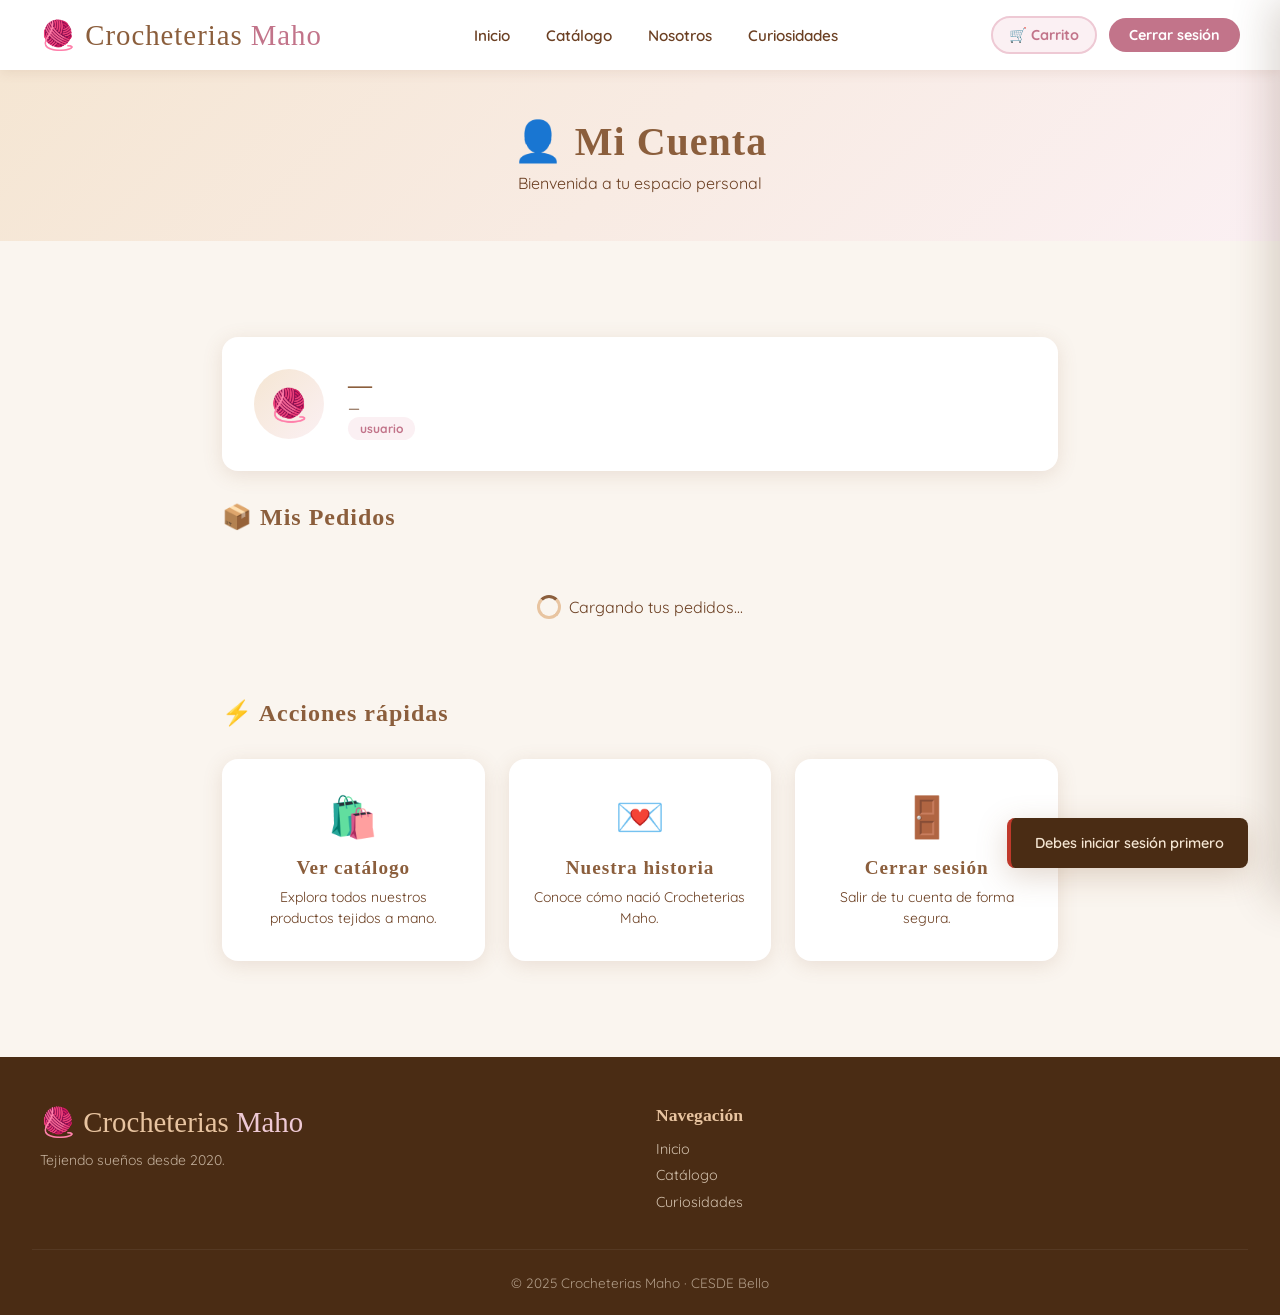
<file: html/dashboard.html>
<!DOCTYPE html>
<html lang="es">
<head>
  <meta charset="UTF-8">
  <meta name="viewport" content="width=device-width, initial-scale=1.0">
  <title>Mi Cuenta - Crocheterias Maho 🧶</title>
  <link rel="stylesheet" href="../css/styles.css">
</head>
<body>

<nav class="navbar">
  <div class="nav-inner">
    <a href="../index.html" class="nav-logo">🧶 Crocheterias <span>Maho</span></a>
    <ul class="nav-links">
      <li><a href="../index.html">Inicio</a></li>
      <li><a href="catalogo.html">Catálogo</a></li>
      <li><a href="nosotros.html">Nosotros</a></li>
      <li><a href="curiosidades.html">Curiosidades</a></li>
    </ul>
    <div class="nav-actions">
      <a href="#" class="btn-cart" onclick="toggleCart(); return false;">🛒 Carrito <span class="cart-badge" id="cart-count">0</span></a>
      <button class="btn-login" style="background:var(--rose-deep);" onclick="cerrarSesion()">Cerrar sesión</button>
    </div>
  </div>
</nav>

<div class="page-header">
  <h1>👤 Mi Cuenta</h1>
  <p id="welcome-text">Bienvenida a tu espacio personal</p>
</div>

<section class="section">
  <div class="user-dashboard">
    <!-- Perfil -->
    <div style="background:var(--white); border-radius:var(--radius); padding:2rem; margin-bottom:2rem; box-shadow:var(--shadow); display:flex; align-items:center; gap:1.5rem;">
      <div style="width:70px; height:70px; background:linear-gradient(135deg,var(--terra-pale),var(--rose-pale)); border-radius:50%; display:flex; align-items:center; justify-content:center; font-size:2rem;">🧶</div>
      <div>
        <h2 style="font-family:'Chewy',cursive; font-size:1.5rem; color:var(--terra-deep);" id="user-name">—</h2>
        <p style="color:var(--brown-text); font-size:0.9rem;" id="user-email">—</p>
        <span class="badge badge-user" style="margin-top:0.25rem;" id="user-rol">usuario</span>
      </div>
    </div>

    <!-- Mis pedidos -->
    <h3 style="font-family:'Chewy',cursive; font-size:1.5rem; color:var(--terra-deep); margin-bottom:1rem;">📦 Mis Pedidos</h3>

    <div id="pedidos-loading" class="loading"><div class="spinner"></div> Cargando tus pedidos...</div>

    <ul class="orders-list" id="mis-pedidos" style="display:none;"></ul>

    <div id="sin-pedidos" style="display:none; background:var(--white); border-radius:var(--radius); padding:2rem; text-align:center; box-shadow:var(--shadow);">
      <p style="font-size:2.5rem; margin-bottom:0.75rem;">📦</p>
      <p style="color:var(--brown-text);">Aún no tienes pedidos. ¡Explora el catálogo!</p>
      <a href="catalogo.html" class="btn-primary" style="margin-top:1rem; display:inline-flex;">Ver productos</a>
    </div>

    <!-- Acciones rápidas -->
    <h3 style="font-family:'Chewy',cursive; font-size:1.5rem; color:var(--terra-deep); margin:2rem 0 1rem;">⚡ Acciones rápidas</h3>
    <div class="features-grid">
      <a href="catalogo.html" style="text-decoration:none;" class="feature-card">
        <div class="feature-icon">🛍️</div>
        <h3>Ver catálogo</h3>
        <p>Explora todos nuestros productos tejidos a mano.</p>
      </a>
      <a href="nosotros.html" style="text-decoration:none;" class="feature-card">
        <div class="feature-icon">💌</div>
        <h3>Nuestra historia</h3>
        <p>Conoce cómo nació Crocheterias Maho.</p>
      </a>
      <div class="feature-card" style="cursor:pointer;" onclick="cerrarSesion()">
        <div class="feature-icon">🚪</div>
        <h3>Cerrar sesión</h3>
        <p>Salir de tu cuenta de forma segura.</p>
      </div>
    </div>
  </div>
</section>

<footer>
  <div class="footer-inner">
    <div>
      <div class="footer-logo">🧶 Crocheterias <span>Maho</span></div>
      <p style="font-size:0.875rem; opacity:0.7;">Tejiendo sueños desde 2020.</p>
    </div>
    <div class="footer-section">
      <h4>Navegación</h4>
      <ul>
        <li><a href="../index.html">Inicio</a></li>
        <li><a href="catalogo.html">Catálogo</a></li>
        <li><a href="curiosidades.html">Curiosidades</a></li>
      </ul>
    </div>
  </div>
  <div class="footer-bottom">© 2025 Crocheterias Maho · CESDE Bello</div>
</footer>

<div class="cart-sidebar" id="cart-sidebar">
  <div class="cart-header"><h2>🛒 Mi Carrito</h2><button class="btn-close-cart" onclick="toggleCart()">✕</button></div>
  <div class="cart-items" id="cart-items-list"></div>
  <div class="cart-footer">
    <div class="cart-total"><span>Total:</span><span id="cart-total">$0</span></div>
    <button class="btn-primary" style="width:100%; justify-content:center;" onclick="finalizarCompra()">Finalizar compra</button>
  </div>
</div>
<div class="toast" id="toast"></div>

<script src="../js/auth.js"></script>
<script src="../js/cart.js"></script>
<script src="../js/api.js"></script>
<script>
  document.addEventListener('DOMContentLoaded', async () => {
    const sesion = getSesionActual();
    if (!sesion) {
      showToast('Debes iniciar sesión primero', 'error');
      setTimeout(() => window.location.href = '../index.html', 1500);
      return;
    }

    document.getElementById('welcome-text').textContent = `Bienvenida, ${sesion.nombre} 🧶`;
    document.getElementById('user-name').textContent = sesion.nombre;
    document.getElementById('user-email').textContent = sesion.datos?.email || sesion.nombre;
    document.getElementById('user-rol').textContent = sesion.rol;

    await cargarMisPedidos(sesion);
  });

  async function cargarMisPedidos(sesion) {
    const loading = document.getElementById('pedidos-loading');
    const lista = document.getElementById('mis-pedidos');
    const sinPedidos = document.getElementById('sin-pedidos');

    try {
      const pedidos = await obtenerPedidos();
      const misPedidos = pedidos.filter(p => p.usuario === sesion.nombre);

      loading.style.display = 'none';

      if (misPedidos.length === 0) {
        sinPedidos.style.display = 'block';
        return;
      }

      lista.style.display = 'block';
      lista.innerHTML = misPedidos.map(p => `
        <li class="order-item">
          <div>
            <strong style="color:var(--terra-deep);">Pedido #${p.id}</strong>
            <p style="font-size:0.85rem; color:var(--brown-text); margin-top:0.25rem;">${p.producto || 'Varios productos'}</p>
            <p style="font-size:0.8rem; color:var(--brown-text);">${p.fecha}</p>
          </div>
          <div style="text-align:right;">
            <div style="font-size:1.2rem; font-weight:700; color:var(--terra-deep);">${formatPrecio(p.total)}</div>
            <span class="badge ${p.estado === 'entregado' ? 'badge-active' : p.estado === 'pendiente' ? 'badge-inactive' : 'badge-user'}" style="margin-top:0.25rem; display:inline-block;">${p.estado}</span>
          </div>
        </li>
      `).join('');
    } catch(e) {
      loading.style.display = 'none';
      sinPedidos.style.display = 'block';
    }
  }
</script>
</body>
</html>
</file>
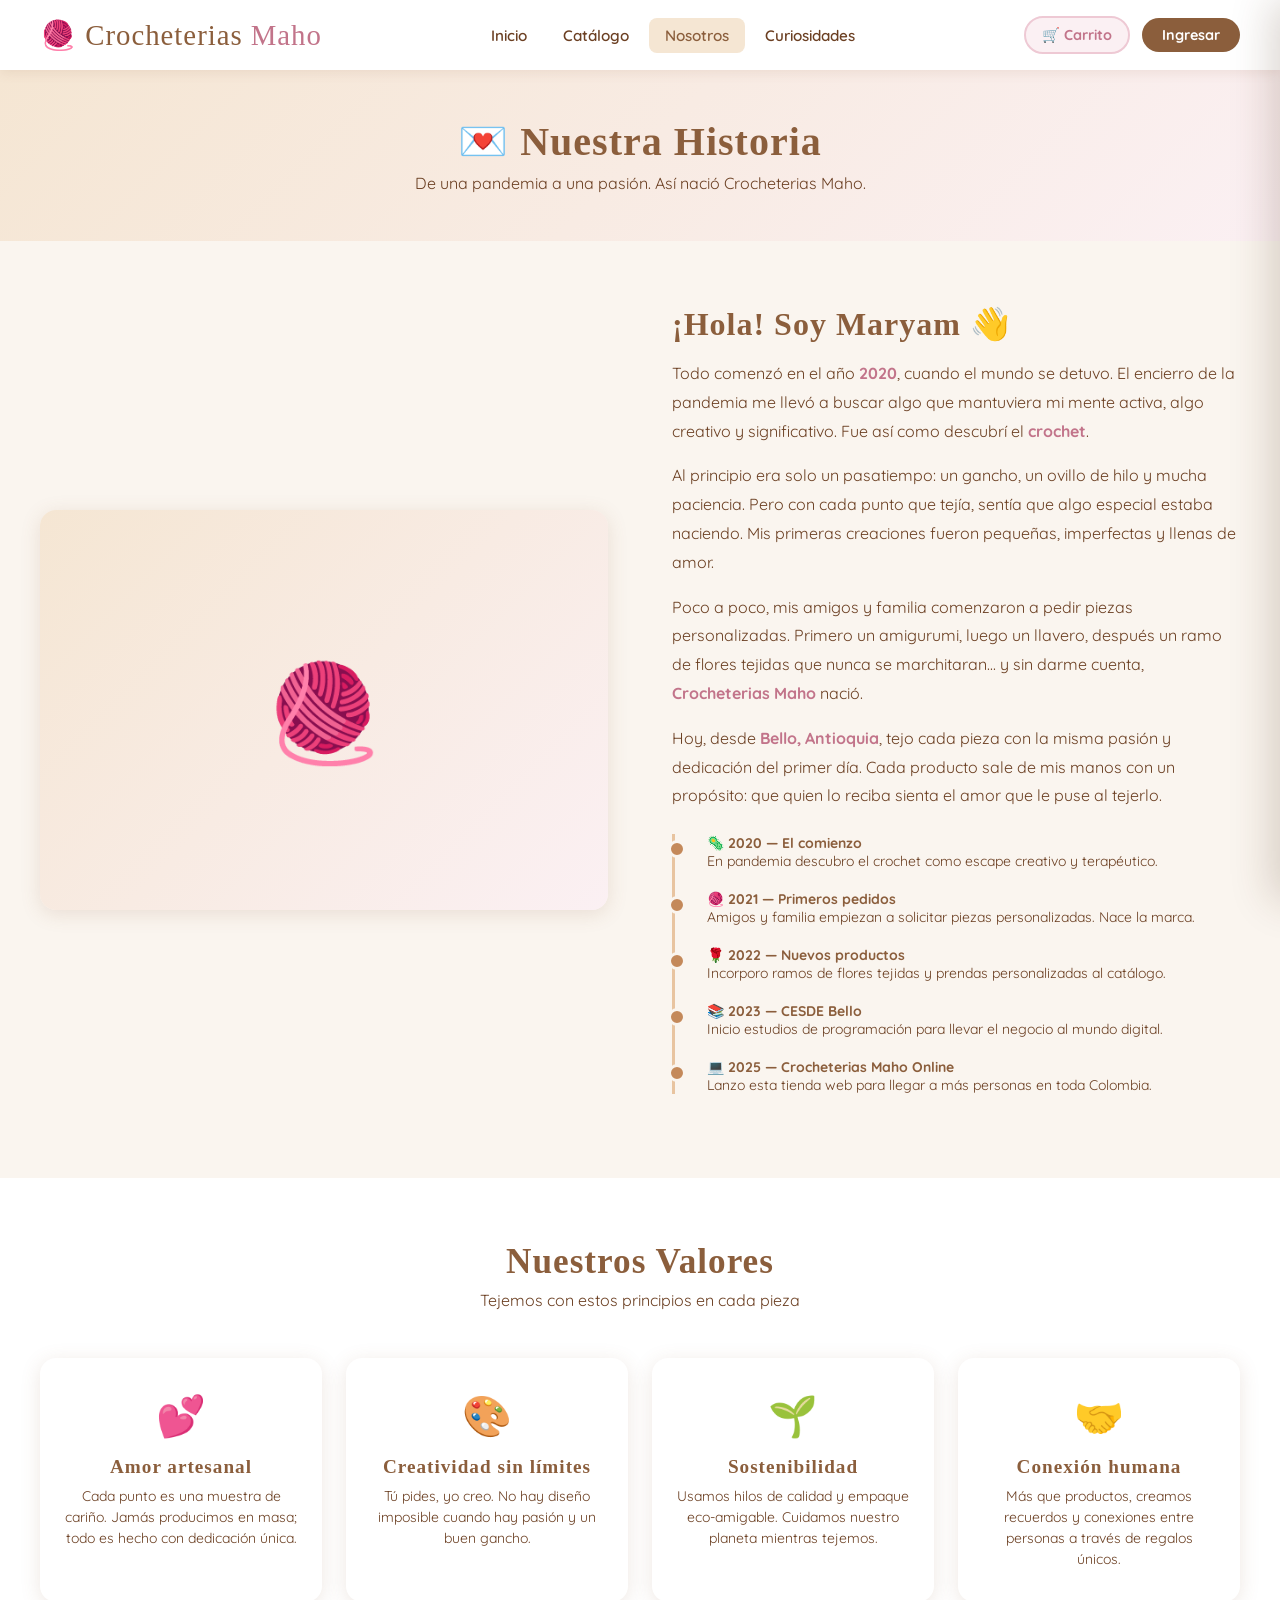
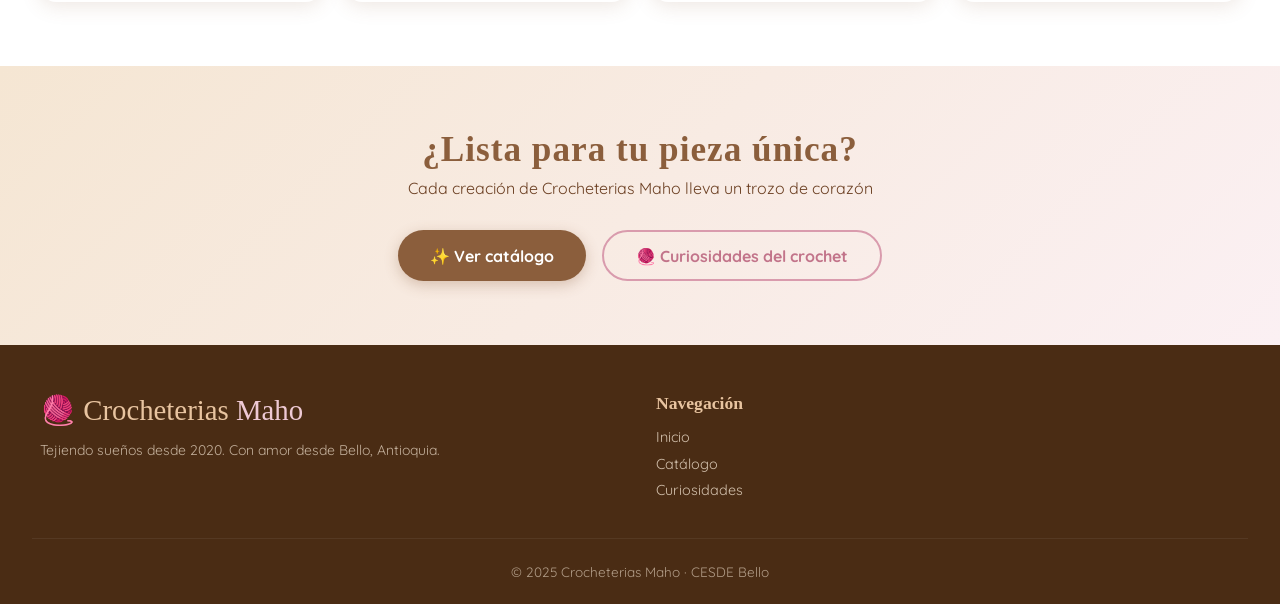
<file: html/nosotros.html>
<!DOCTYPE html>
<html lang="es">
<head>
  <meta charset="UTF-8">
  <meta name="viewport" content="width=device-width, initial-scale=1.0">
  <title>Nosotros - Crocheterias Maho 🧶</title>
  <link rel="stylesheet" href="../css/styles.css">
</head>
<body>

<nav class="navbar">
  <div class="nav-inner">
    <a href="../index.html" class="nav-logo">🧶 Crocheterias <span>Maho</span></a>
    <ul class="nav-links">
      <li><a href="../index.html">Inicio</a></li>
      <li><a href="catalogo.html">Catálogo</a></li>
      <li><a href="nosotros.html" class="active">Nosotros</a></li>
      <li><a href="curiosidades.html">Curiosidades</a></li>
    </ul>
    <div class="nav-actions">
      <a href="#" class="btn-cart" onclick="toggleCart(); return false;">🛒 Carrito <span class="cart-badge" id="cart-count">0</span></a>
      <a href="#" class="btn-login" id="nav-login-btn" onclick="openLogin(); return false;">Ingresar</a>
      <a href="dashboard.html" class="btn-login" id="nav-user-btn" style="display:none; background:var(--rose-deep);">Mi cuenta</a>
    </div>
  </div>
</nav>

<div class="page-header">
  <h1>💌 Nuestra Historia</h1>
  <p>De una pandemia a una pasión. Así nació Crocheterias Maho.</p>
</div>

<section class="section">
  <div class="section-inner">
    <div class="about-grid">
      <div class="about-img-placeholder">🧶</div>
      <div class="about-text">
        <h2>¡Hola! Soy Maryam 👋</h2>
        <p>
          Todo comenzó en el año <span class="highlight">2020</span>, cuando el mundo se detuvo.
          El encierro de la pandemia me llevó a buscar algo que mantuviera mi mente activa,
          algo creativo y significativo. Fue así como descubrí el <span class="highlight">crochet</span>.
        </p>
        <p>
          Al principio era solo un pasatiempo: un gancho, un ovillo de hilo y mucha paciencia.
          Pero con cada punto que tejía, sentía que algo especial estaba naciendo. Mis primeras
          creaciones fueron pequeñas, imperfectas y llenas de amor.
        </p>
        <p>
          Poco a poco, mis amigos y familia comenzaron a pedir piezas personalizadas.
          Primero un amigurumi, luego un llavero, después un ramo de flores tejidas que nunca
          se marchitaran... y sin darme cuenta, <span class="highlight">Crocheterias Maho</span> nació.
        </p>
        <p>
          Hoy, desde <span class="highlight">Bello, Antioquia</span>, tejo cada pieza con la misma
          pasión y dedicación del primer día. Cada producto sale de mis manos con un propósito:
          que quien lo reciba sienta el amor que le puse al tejerlo.
        </p>

        <div class="timeline">
          <div class="timeline-item">
            <div class="timeline-year">🦠 2020 — El comienzo</div>
            <div class="timeline-desc">En pandemia descubro el crochet como escape creativo y terapéutico.</div>
          </div>
          <div class="timeline-item">
            <div class="timeline-year">🧶 2021 — Primeros pedidos</div>
            <div class="timeline-desc">Amigos y familia empiezan a solicitar piezas personalizadas. Nace la marca.</div>
          </div>
          <div class="timeline-item">
            <div class="timeline-year">🌹 2022 — Nuevos productos</div>
            <div class="timeline-desc">Incorporo ramos de flores tejidas y prendas personalizadas al catálogo.</div>
          </div>
          <div class="timeline-item">
            <div class="timeline-year">📚 2023 — CESDE Bello</div>
            <div class="timeline-desc">Inicio estudios de programación para llevar el negocio al mundo digital.</div>
          </div>
          <div class="timeline-item">
            <div class="timeline-year">💻 2025 — Crocheterias Maho Online</div>
            <div class="timeline-desc">Lanzo esta tienda web para llegar a más personas en toda Colombia.</div>
          </div>
        </div>
      </div>
    </div>
  </div>
</section>

<!-- VALORES -->
<section class="section" style="background: var(--white);">
  <div class="section-inner">
    <h2 class="section-title">Nuestros Valores</h2>
    <p class="section-subtitle">Tejemos con estos principios en cada pieza</p>
    <div class="features-grid">
      <div class="feature-card">
        <div class="feature-icon">💕</div>
        <h3>Amor artesanal</h3>
        <p>Cada punto es una muestra de cariño. Jamás producimos en masa; todo es hecho con dedicación única.</p>
      </div>
      <div class="feature-card">
        <div class="feature-icon">🎨</div>
        <h3>Creatividad sin límites</h3>
        <p>Tú pides, yo creo. No hay diseño imposible cuando hay pasión y un buen gancho.</p>
      </div>
      <div class="feature-card">
        <div class="feature-icon">🌱</div>
        <h3>Sostenibilidad</h3>
        <p>Usamos hilos de calidad y empaque eco-amigable. Cuidamos nuestro planeta mientras tejemos.</p>
      </div>
      <div class="feature-card">
        <div class="feature-icon">🤝</div>
        <h3>Conexión humana</h3>
        <p>Más que productos, creamos recuerdos y conexiones entre personas a través de regalos únicos.</p>
      </div>
    </div>
  </div>
</section>

<!-- CTA -->
<section class="section" style="background: linear-gradient(135deg, var(--terra-pale), var(--rose-pale)); text-align:center;">
  <div class="section-inner">
    <h2 class="section-title">¿Lista para tu pieza única?</h2>
    <p class="section-subtitle" style="margin-bottom:2rem;">Cada creación de Crocheterias Maho lleva un trozo de corazón</p>
    <div style="display:flex; gap:1rem; justify-content:center; flex-wrap:wrap;">
      <a href="catalogo.html" class="btn-primary">✨ Ver catálogo</a>
      <a href="curiosidades.html" class="btn-secondary">🧶 Curiosidades del crochet</a>
    </div>
  </div>
</section>

<footer>
  <div class="footer-inner">
    <div>
      <div class="footer-logo">🧶 Crocheterias <span>Maho</span></div>
      <p style="font-size:0.875rem; opacity:0.7; line-height:1.6;">Tejiendo sueños desde 2020. Con amor desde Bello, Antioquia.</p>
    </div>
    <div class="footer-section">
      <h4>Navegación</h4>
      <ul>
        <li><a href="../index.html">Inicio</a></li>
        <li><a href="catalogo.html">Catálogo</a></li>
        <li><a href="curiosidades.html">Curiosidades</a></li>
      </ul>
    </div>
  </div>
  <div class="footer-bottom">© 2025 Crocheterias Maho · CESDE Bello</div>
</footer>

<!-- MODALS -->
<div class="modal-overlay" id="login-modal">
  <div class="modal">
    <h2>🧶 Bienvenida</h2>
    <p>Inicia sesión para ver tu carrito y pedidos.</p>
    <div class="attempts-bar" id="attempts-bar">
      <div class="attempt-dot" id="dot1"></div>
      <div class="attempt-dot" id="dot2"></div>
      <div class="attempt-dot" id="dot3"></div>
      <span style="font-size:0.75rem; color:var(--brown-text); margin-left:0.5rem;" id="attempts-text">3 intentos disponibles</span>
    </div>
    <div class="alert" id="login-alert"></div>
    <div class="form-group"><label>Usuario</label><input type="text" id="login-user" placeholder="tu@correo.com"></div>
    <div class="form-group"><label>Contraseña</label><input type="password" id="login-pass" placeholder="••••••••"></div>
    <button class="btn-primary" style="width:100%; justify-content:center;" onclick="intentarLogin()">Ingresar</button>
    <p style="text-align:center; font-size:0.8rem; color:var(--brown-text); margin-top:1rem; cursor:pointer;" onclick="closeLogin()">Cancelar</p>
  </div>
</div>

<div class="cart-sidebar" id="cart-sidebar">
  <div class="cart-header"><h2>🛒 Mi Carrito</h2><button class="btn-close-cart" onclick="toggleCart()">✕</button></div>
  <div class="cart-items" id="cart-items-list"></div>
  <div class="cart-footer">
    <div class="cart-total"><span>Total:</span><span id="cart-total">$0</span></div>
    <button class="btn-primary" style="width:100%; justify-content:center;" onclick="finalizarCompra()">Finalizar compra</button>
  </div>
</div>

<div class="toast" id="toast"></div>

<script src="../js/auth.js"></script>
<script src="../js/cart.js"></script>
<script src="../js/api.js"></script>
<script>
  document.addEventListener('DOMContentLoaded', () => actualizarNavbar());
</script>
</body>
</html>
</file>
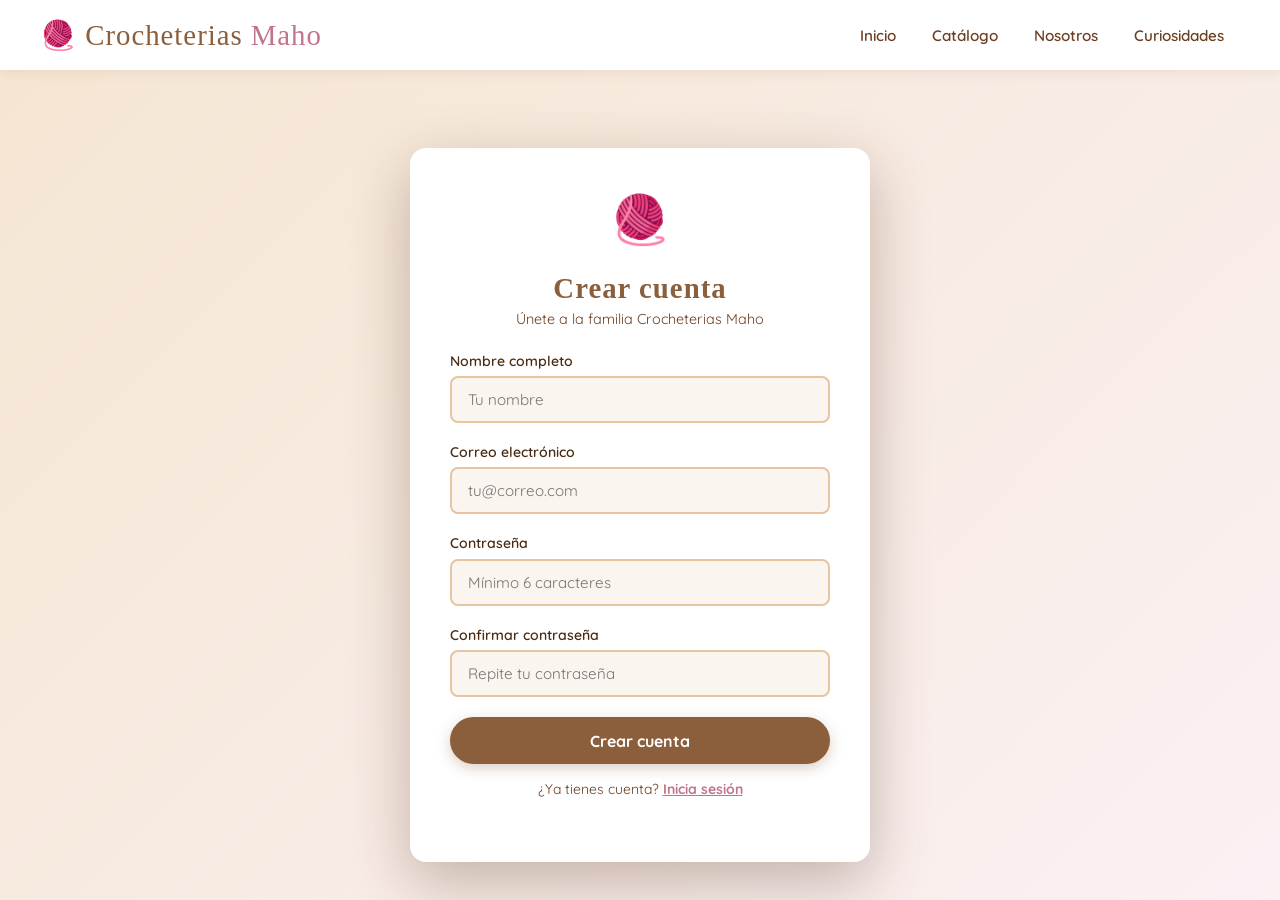
<file: html/registro.html>
<!DOCTYPE html>
<html lang="es">
<head>
  <meta charset="UTF-8">
  <meta name="viewport" content="width=device-width, initial-scale=1.0">
  <title>Registro - Crocheterias Maho 🧶</title>
  <link rel="stylesheet" href="../css/styles.css">
</head>
<body>

<nav class="navbar">
  <div class="nav-inner">
    <a href="../index.html" class="nav-logo">🧶 Crocheterias <span>Maho</span></a>
    <ul class="nav-links">
      <li><a href="../index.html">Inicio</a></li>
      <li><a href="catalogo.html">Catálogo</a></li>
      <li><a href="nosotros.html">Nosotros</a></li>
      <li><a href="curiosidades.html">Curiosidades</a></li>
    </ul>
  </div>
</nav>

<section style="min-height:calc(100vh - 70px); display:flex; align-items:center; justify-content:center; padding:2rem; background:linear-gradient(135deg,var(--terra-pale),var(--rose-pale));">
  <div class="modal" style="max-width:460px; width:100%;">
    <div style="text-align:center; margin-bottom:1.5rem;">
      <p style="font-size:3rem;">🧶</p>
      <h2>Crear cuenta</h2>
      <p>Únete a la familia Crocheterias Maho</p>
    </div>

    <div class="alert" id="reg-alert"></div>

    <div class="form-group">
      <label>Nombre completo</label>
      <input type="text" id="reg-nombre" placeholder="Tu nombre">
    </div>
    <div class="form-group">
      <label>Correo electrónico</label>
      <input type="email" id="reg-email" placeholder="tu@correo.com">
    </div>
    <div class="form-group">
      <label>Contraseña</label>
      <input type="password" id="reg-pass" placeholder="Mínimo 6 caracteres">
    </div>
    <div class="form-group">
      <label>Confirmar contraseña</label>
      <input type="password" id="reg-pass2" placeholder="Repite tu contraseña">
    </div>

    <button class="btn-primary" style="width:100%; justify-content:center; margin-bottom:1rem;" onclick="registrarse()">Crear cuenta</button>

    <p style="text-align:center; font-size:0.875rem; color:var(--brown-text);">
      ¿Ya tienes cuenta? <a href="#" style="color:var(--rose-deep); font-weight:700;" onclick="history.back()">Inicia sesión</a>
    </p>
  </div>
</section>

<div class="toast" id="toast"></div>

<script src="../js/auth.js"></script>
<script src="../js/api.js"></script>
<script>
  function mostrarAlertaReg(msg, tipo = 'error') {
    const al = document.getElementById('reg-alert');
    al.className = `alert show alert-${tipo}`;
    al.textContent = msg;
  }

  async function registrarse() {
    const nombre = document.getElementById('reg-nombre').value.trim();
    const email = document.getElementById('reg-email').value.trim();
    const pass = document.getElementById('reg-pass').value;
    const pass2 = document.getElementById('reg-pass2').value;

    if (!nombre || !email || !pass || !pass2) {
      mostrarAlertaReg('Completa todos los campos.');
      return;
    }

    if (!email.includes('@')) {
      mostrarAlertaReg('Ingresa un correo válido.');
      return;
    }

    if (pass.length < 6) {
      mostrarAlertaReg('La contraseña debe tener mínimo 6 caracteres.');
      return;
    }

    if (pass !== pass2) {
      mostrarAlertaReg('Las contraseñas no coinciden.');
      return;
    }

    const nuevoUsuario = {
      nombre,
      email,
      password: pass,
      rol: 'user',
      activo: true,
      fechaRegistro: new Date().toISOString().split('T')[0]
    };

    try {
      await UsuariosController.create(nuevoUsuario);
      mostrarAlertaReg('¡Cuenta creada con éxito! Iniciando sesión...', 'success');
      setTimeout(() => {
        loginExitoso(nombre, 'user', nuevoUsuario);
        setTimeout(() => window.location.href = 'dashboard.html', 800);
      }, 1200);
    } catch(e) {
      // Registro local si MockAPI falla
      mostrarAlertaReg('¡Cuenta creada! Iniciando sesión...', 'success');
      setTimeout(() => {
        loginExitoso(nombre, 'user', nuevoUsuario);
        setTimeout(() => window.location.href = 'dashboard.html', 800);
      }, 1200);
    }
  }

  document.addEventListener('keydown', e => { if (e.key === 'Enter') registrarse(); });
</script>
</body>
</html>
</file>
<file: css/styles.css>
@import url('https://fonts.googleapis.com/css2?family=Chewy&family=Quicksand:wght@400;500;600;700&display=swap');

:root {
  --terra-deep: #8B5E3C;
  --terra-mid: #C4895A;
  --terra-light: #E8C4A0;
  --terra-pale: #F5E6D3;
  --rose-deep: #C2748A;
  --rose-mid: #D99BAD;
  --rose-light: #EEC9D4;
  --rose-pale: #FBF0F3;
  --cream: #FAF5EF;
  --brown-dark: #4A2C14;
  --brown-text: #6B3F22;
  --white: #FFFFFF;
  --shadow: 0 4px 20px rgba(139, 94, 60, 0.15);
  --shadow-hover: 0 8px 30px rgba(139, 94, 60, 0.25);
  --radius: 16px;
  --radius-sm: 8px;
}

* { margin: 0; padding: 0; box-sizing: border-box; }

body {
  font-family: 'Quicksand', sans-serif;
  background: var(--cream);
  color: var(--brown-dark);
  min-height: 100vh;
}

h1, h2, h3, .logo-text, .nav-logo {
  font-family: 'Chewy', cursive;
  letter-spacing: 1px;
}

/* ===== NAVBAR ===== */
.navbar {
  background: var(--white);
  box-shadow: 0 2px 12px rgba(139,94,60,0.12);
  position: sticky;
  top: 0;
  z-index: 100;
  padding: 0 2rem;
}

.nav-inner {
  max-width: 1200px;
  margin: 0 auto;
  display: flex;
  align-items: center;
  justify-content: space-between;
  height: 70px;
}

.nav-logo {
  font-size: 1.8rem;
  color: var(--terra-deep);
  text-decoration: none;
  display: flex;
  align-items: center;
  gap: 0.5rem;
}

.nav-logo span { color: var(--rose-deep); }

.nav-links {
  display: flex;
  gap: 0.25rem;
  list-style: none;
  align-items: center;
}

.nav-links a {
  text-decoration: none;
  color: var(--brown-text);
  font-weight: 600;
  font-size: 0.95rem;
  padding: 0.5rem 1rem;
  border-radius: var(--radius-sm);
  transition: all 0.2s;
}

.nav-links a:hover, .nav-links a.active {
  background: var(--terra-pale);
  color: var(--terra-deep);
}

.nav-actions {
  display: flex;
  gap: 0.75rem;
  align-items: center;
}

.btn-cart {
  position: relative;
  background: var(--rose-pale);
  border: 2px solid var(--rose-light);
  color: var(--rose-deep);
  padding: 0.5rem 1rem;
  border-radius: 50px;
  cursor: pointer;
  font-family: 'Quicksand', sans-serif;
  font-weight: 700;
  font-size: 0.9rem;
  transition: all 0.2s;
  text-decoration: none;
  display: flex;
  align-items: center;
  gap: 0.4rem;
}

.btn-cart:hover { background: var(--rose-light); transform: translateY(-2px); }

.cart-badge {
  background: var(--rose-deep);
  color: white;
  border-radius: 50%;
  width: 20px;
  height: 20px;
  font-size: 0.7rem;
  display: flex;
  align-items: center;
  justify-content: center;
  font-weight: 700;
}

.btn-login {
  background: var(--terra-deep);
  color: white;
  border: none;
  padding: 0.5rem 1.25rem;
  border-radius: 50px;
  cursor: pointer;
  font-family: 'Quicksand', sans-serif;
  font-weight: 700;
  font-size: 0.9rem;
  transition: all 0.2s;
  text-decoration: none;
}

.btn-login:hover { background: var(--brown-dark); transform: translateY(-2px); }

/* ===== HERO ===== */
.hero {
  background: linear-gradient(135deg, var(--terra-pale) 0%, var(--rose-pale) 100%);
  padding: 5rem 2rem;
  text-align: center;
  position: relative;
  overflow: hidden;
}

.hero::before {
  content: '🧶';
  position: absolute;
  font-size: 8rem;
  opacity: 0.08;
  top: -1rem;
  left: -2rem;
  transform: rotate(-15deg);
}

.hero::after {
  content: '🧶';
  position: absolute;
  font-size: 8rem;
  opacity: 0.08;
  bottom: -1rem;
  right: -2rem;
  transform: rotate(20deg);
}

.hero h1 {
  font-size: 3.5rem;
  color: var(--terra-deep);
  margin-bottom: 1rem;
  line-height: 1.1;
}

.hero h1 span { color: var(--rose-deep); }

.hero p {
  font-size: 1.15rem;
  color: var(--brown-text);
  max-width: 550px;
  margin: 0 auto 2rem;
  line-height: 1.7;
}

.hero-btns { display: flex; gap: 1rem; justify-content: center; flex-wrap: wrap; }

/* ===== BUTTONS ===== */
.btn-primary {
  background: var(--terra-deep);
  color: white;
  border: none;
  padding: 0.85rem 2rem;
  border-radius: 50px;
  font-family: 'Quicksand', sans-serif;
  font-weight: 700;
  font-size: 1rem;
  cursor: pointer;
  text-decoration: none;
  display: inline-flex;
  align-items: center;
  gap: 0.5rem;
  transition: all 0.25s;
  box-shadow: 0 4px 14px rgba(139,94,60,0.3);
}

.btn-primary:hover { background: var(--brown-dark); transform: translateY(-3px); box-shadow: var(--shadow-hover); }

.btn-secondary {
  background: transparent;
  color: var(--rose-deep);
  border: 2px solid var(--rose-mid);
  padding: 0.85rem 2rem;
  border-radius: 50px;
  font-family: 'Quicksand', sans-serif;
  font-weight: 700;
  font-size: 1rem;
  cursor: pointer;
  text-decoration: none;
  display: inline-flex;
  align-items: center;
  gap: 0.5rem;
  transition: all 0.25s;
}

.btn-secondary:hover { background: var(--rose-pale); transform: translateY(-3px); }

.btn-outline {
  background: transparent;
  color: var(--terra-deep);
  border: 2px solid var(--terra-mid);
  padding: 0.6rem 1.5rem;
  border-radius: 50px;
  font-family: 'Quicksand', sans-serif;
  font-weight: 600;
  font-size: 0.9rem;
  cursor: pointer;
  text-decoration: none;
  display: inline-flex;
  align-items: center;
  gap: 0.4rem;
  transition: all 0.2s;
}

.btn-outline:hover { background: var(--terra-pale); }

/* ===== SECTION COMMONS ===== */
.section { padding: 4rem 2rem; }
.section-inner { max-width: 1200px; margin: 0 auto; }

.section-title {
  font-size: 2.2rem;
  color: var(--terra-deep);
  text-align: center;
  margin-bottom: 0.5rem;
}

.section-subtitle {
  text-align: center;
  color: var(--brown-text);
  margin-bottom: 3rem;
  font-size: 1rem;
}

/* ===== CARDS ===== */
.products-grid {
  display: grid;
  grid-template-columns: repeat(auto-fill, minmax(260px, 1fr));
  gap: 1.5rem;
}

.product-card {
  background: var(--white);
  border-radius: var(--radius);
  overflow: hidden;
  box-shadow: var(--shadow);
  transition: all 0.3s;
  cursor: pointer;
}

.product-card:hover { transform: translateY(-6px); box-shadow: var(--shadow-hover); }

.product-img {
  width: 100%;
  height: 220px;
  object-fit: cover;
  background: var(--terra-pale);
  display: flex;
  align-items: center;
  justify-content: center;
  font-size: 4rem;
}

.product-body { padding: 1.25rem; }

.product-tag {
  background: var(--rose-pale);
  color: var(--rose-deep);
  font-size: 0.75rem;
  font-weight: 700;
  padding: 0.25rem 0.75rem;
  border-radius: 50px;
  display: inline-block;
  margin-bottom: 0.5rem;
  text-transform: uppercase;
  letter-spacing: 0.5px;
}

.product-name {
  font-family: 'Chewy', cursive;
  font-size: 1.3rem;
  color: var(--brown-dark);
  margin-bottom: 0.3rem;
}

.product-desc {
  font-size: 0.875rem;
  color: var(--brown-text);
  margin-bottom: 1rem;
  line-height: 1.5;
}

.product-footer {
  display: flex;
  align-items: center;
  justify-content: space-between;
}

.product-price {
  font-size: 1.3rem;
  font-weight: 700;
  color: var(--terra-deep);
}

.btn-add-cart {
  background: var(--terra-deep);
  color: white;
  border: none;
  padding: 0.5rem 1rem;
  border-radius: 50px;
  font-family: 'Quicksand', sans-serif;
  font-weight: 700;
  font-size: 0.85rem;
  cursor: pointer;
  transition: all 0.2s;
}

.btn-add-cart:hover { background: var(--brown-dark); transform: scale(1.05); }

/* ===== FEATURES ===== */
.features-grid {
  display: grid;
  grid-template-columns: repeat(auto-fit, minmax(200px, 1fr));
  gap: 1.5rem;
  margin-top: 2rem;
}

.feature-card {
  background: var(--white);
  border-radius: var(--radius);
  padding: 2rem 1.5rem;
  text-align: center;
  box-shadow: var(--shadow);
}

.feature-icon { font-size: 2.5rem; margin-bottom: 1rem; }

.feature-card h3 {
  font-family: 'Chewy', cursive;
  font-size: 1.2rem;
  color: var(--terra-deep);
  margin-bottom: 0.5rem;
}

.feature-card p { font-size: 0.875rem; color: var(--brown-text); line-height: 1.5; }

/* ===== FOOTER ===== */
footer {
  background: var(--brown-dark);
  color: var(--terra-pale);
  padding: 3rem 2rem 1.5rem;
}

.footer-inner {
  max-width: 1200px;
  margin: 0 auto;
  display: grid;
  grid-template-columns: repeat(auto-fit, minmax(200px, 1fr));
  gap: 2rem;
  margin-bottom: 2rem;
}

.footer-logo {
  font-family: 'Chewy', cursive;
  font-size: 1.8rem;
  color: var(--terra-light);
  margin-bottom: 0.75rem;
}

.footer-logo span { color: var(--rose-light); }

.footer-section h4 {
  font-family: 'Chewy', cursive;
  font-size: 1.1rem;
  color: var(--terra-light);
  margin-bottom: 0.75rem;
}

.footer-section ul { list-style: none; }
.footer-section ul li { margin-bottom: 0.4rem; }
.footer-section ul li a {
  color: var(--terra-pale);
  text-decoration: none;
  font-size: 0.9rem;
  opacity: 0.8;
  transition: opacity 0.2s;
}
.footer-section ul li a:hover { opacity: 1; }

.footer-bottom {
  border-top: 1px solid rgba(255,255,255,0.1);
  padding-top: 1.5rem;
  text-align: center;
  font-size: 0.85rem;
  opacity: 0.6;
}

/* ===== MODAL ===== */
.modal-overlay {
  position: fixed;
  inset: 0;
  background: rgba(74,44,20,0.5);
  backdrop-filter: blur(4px);
  z-index: 1000;
  display: flex;
  align-items: center;
  justify-content: center;
  padding: 1rem;
  opacity: 0;
  pointer-events: none;
  transition: opacity 0.3s;
}

.modal-overlay.open { opacity: 1; pointer-events: all; }

.modal {
  background: var(--white);
  border-radius: var(--radius);
  padding: 2.5rem;
  max-width: 420px;
  width: 100%;
  box-shadow: 0 20px 60px rgba(74,44,20,0.3);
  transform: translateY(20px);
  transition: transform 0.3s;
}

.modal-overlay.open .modal { transform: translateY(0); }

.modal h2 {
  font-size: 1.8rem;
  color: var(--terra-deep);
  margin-bottom: 0.3rem;
}

.modal p { color: var(--brown-text); font-size: 0.9rem; margin-bottom: 1.5rem; }

.form-group { margin-bottom: 1.25rem; }

.form-group label {
  display: block;
  font-weight: 600;
  font-size: 0.875rem;
  color: var(--brown-dark);
  margin-bottom: 0.4rem;
}

.form-group input, .form-group select {
  width: 100%;
  padding: 0.75rem 1rem;
  border: 2px solid var(--terra-light);
  border-radius: var(--radius-sm);
  font-family: 'Quicksand', sans-serif;
  font-size: 0.95rem;
  color: var(--brown-dark);
  background: var(--cream);
  transition: border-color 0.2s;
  outline: none;
}

.form-group input:focus { border-color: var(--terra-mid); background: var(--white); }

.form-error {
  color: #c0392b;
  font-size: 0.8rem;
  margin-top: 0.3rem;
  display: none;
}

.attempts-bar {
  display: flex;
  gap: 0.4rem;
  margin-bottom: 1rem;
}

.attempt-dot {
  width: 10px;
  height: 10px;
  border-radius: 50%;
  background: var(--terra-light);
  transition: background 0.3s;
}

.attempt-dot.used { background: #c0392b; }
.attempt-dot.ok { background: #27ae60; }

/* ===== CART SIDEBAR ===== */
.cart-sidebar {
  position: fixed;
  top: 0;
  right: -420px;
  width: 420px;
  height: 100vh;
  background: var(--white);
  box-shadow: -8px 0 40px rgba(74,44,20,0.2);
  z-index: 200;
  transition: right 0.35s cubic-bezier(.4,0,.2,1);
  display: flex;
  flex-direction: column;
}

.cart-sidebar.open { right: 0; }

.cart-header {
  padding: 1.5rem;
  border-bottom: 2px solid var(--terra-pale);
  display: flex;
  align-items: center;
  justify-content: space-between;
}

.cart-header h2 { font-size: 1.5rem; color: var(--terra-deep); }

.btn-close-cart {
  background: var(--terra-pale);
  border: none;
  border-radius: 50%;
  width: 36px;
  height: 36px;
  cursor: pointer;
  font-size: 1.1rem;
  display: flex;
  align-items: center;
  justify-content: center;
  color: var(--terra-deep);
  transition: background 0.2s;
}

.btn-close-cart:hover { background: var(--terra-light); }

.cart-items { flex: 1; overflow-y: auto; padding: 1.25rem; }

.cart-item {
  display: flex;
  gap: 1rem;
  align-items: center;
  padding: 1rem;
  background: var(--cream);
  border-radius: var(--radius-sm);
  margin-bottom: 0.75rem;
}

.cart-item-icon {
  font-size: 2rem;
  width: 60px;
  height: 60px;
  background: var(--terra-pale);
  border-radius: 12px;
  display: flex;
  align-items: center;
  justify-content: center;
}

.cart-item-info { flex: 1; }
.cart-item-info h4 { font-size: 0.95rem; color: var(--brown-dark); margin-bottom: 0.25rem; }
.cart-item-info .price { font-weight: 700; color: var(--terra-deep); }

.cart-qty-controls {
  display: flex;
  align-items: center;
  gap: 0.5rem;
}

.qty-btn {
  background: var(--terra-deep);
  color: white;
  border: none;
  width: 28px;
  height: 28px;
  border-radius: 50%;
  cursor: pointer;
  font-size: 1rem;
  display: flex;
  align-items: center;
  justify-content: center;
  transition: background 0.2s;
}

.qty-btn:hover { background: var(--brown-dark); }
.qty-num { font-weight: 700; min-width: 20px; text-align: center; }

.cart-footer {
  padding: 1.5rem;
  border-top: 2px solid var(--terra-pale);
}

.cart-total {
  display: flex;
  justify-content: space-between;
  font-size: 1.1rem;
  font-weight: 700;
  color: var(--brown-dark);
  margin-bottom: 1rem;
}

.cart-empty {
  text-align: center;
  padding: 3rem 1rem;
  color: var(--brown-text);
}

.cart-empty .cart-empty-icon { font-size: 3rem; margin-bottom: 1rem; }

/* ===== ALERT ===== */
.alert {
  padding: 1rem 1.5rem;
  border-radius: var(--radius-sm);
  margin-bottom: 1rem;
  font-weight: 600;
  font-size: 0.9rem;
  display: none;
}

.alert.show { display: block; }
.alert-success { background: #eafaf1; color: #1e8449; border-left: 4px solid #27ae60; }
.alert-error { background: #fdedec; color: #922b21; border-left: 4px solid #c0392b; }
.alert-info { background: var(--rose-pale); color: var(--rose-deep); border-left: 4px solid var(--rose-mid); }

/* ===== PAGE HEADER ===== */
.page-header {
  background: linear-gradient(135deg, var(--terra-pale) 0%, var(--rose-pale) 100%);
  padding: 3rem 2rem;
  text-align: center;
}

.page-header h1 { font-size: 2.5rem; color: var(--terra-deep); margin-bottom: 0.5rem; }
.page-header p { color: var(--brown-text); max-width: 600px; margin: 0 auto; }

/* ===== FILTER BAR ===== */
.filter-bar {
  background: var(--white);
  border-radius: var(--radius);
  padding: 1.25rem;
  margin-bottom: 2rem;
  display: flex;
  gap: 0.75rem;
  flex-wrap: wrap;
  align-items: center;
  box-shadow: var(--shadow);
}

.filter-btn {
  background: var(--cream);
  color: var(--brown-text);
  border: 2px solid transparent;
  padding: 0.5rem 1.25rem;
  border-radius: 50px;
  font-family: 'Quicksand', sans-serif;
  font-weight: 600;
  font-size: 0.875rem;
  cursor: pointer;
  transition: all 0.2s;
}

.filter-btn:hover { border-color: var(--terra-light); color: var(--terra-deep); }
.filter-btn.active { background: var(--terra-deep); color: white; }

.search-input {
  flex: 1;
  min-width: 200px;
  padding: 0.5rem 1rem;
  border: 2px solid var(--terra-light);
  border-radius: 50px;
  font-family: 'Quicksand', sans-serif;
  font-size: 0.9rem;
  outline: none;
  background: var(--cream);
}

.search-input:focus { border-color: var(--terra-mid); }

/* ===== ABOUT ===== */
.about-grid {
  display: grid;
  grid-template-columns: 1fr 1fr;
  gap: 4rem;
  align-items: center;
}

.about-img-placeholder {
  background: linear-gradient(135deg, var(--terra-pale), var(--rose-pale));
  border-radius: var(--radius);
  height: 400px;
  display: flex;
  align-items: center;
  justify-content: center;
  font-size: 6rem;
  box-shadow: var(--shadow);
}

.about-text h2 { font-size: 2rem; color: var(--terra-deep); margin-bottom: 1rem; }
.about-text p { color: var(--brown-text); line-height: 1.8; margin-bottom: 1rem; }
.about-text .highlight { color: var(--rose-deep); font-weight: 700; }

.timeline {
  position: relative;
  padding-left: 2rem;
  border-left: 3px solid var(--terra-light);
  margin-top: 1.5rem;
}

.timeline-item { margin-bottom: 1.25rem; position: relative; }

.timeline-item::before {
  content: '';
  position: absolute;
  left: -2.45rem;
  top: 0.35rem;
  width: 12px;
  height: 12px;
  border-radius: 50%;
  background: var(--terra-mid);
  border: 3px solid var(--cream);
}

.timeline-year { font-weight: 700; color: var(--terra-deep); font-size: 0.875rem; }
.timeline-desc { font-size: 0.875rem; color: var(--brown-text); }

/* ===== CURIOSIDADES ===== */
.curiosity-card {
  background: var(--white);
  border-radius: var(--radius);
  padding: 2rem;
  box-shadow: var(--shadow);
  border-left: 5px solid var(--rose-mid);
  transition: all 0.3s;
  cursor: pointer;
}

.curiosity-card:hover { transform: translateX(6px); border-left-color: var(--terra-deep); }
.curiosity-card .num { font-family: 'Chewy', cursive; font-size: 2rem; color: var(--rose-light); }
.curiosity-card h3 { font-family: 'Chewy', cursive; font-size: 1.2rem; color: var(--terra-deep); margin-bottom: 0.5rem; }
.curiosity-card p { font-size: 0.875rem; color: var(--brown-text); line-height: 1.6; }

.curiosities-grid {
  display: grid;
  grid-template-columns: repeat(auto-fill, minmax(300px, 1fr));
  gap: 1.5rem;
}

/* ===== ADMIN PANEL ===== */
.admin-layout {
  display: grid;
  grid-template-columns: 250px 1fr;
  min-height: calc(100vh - 70px);
}

.admin-sidebar {
  background: var(--brown-dark);
  padding: 2rem 1.5rem;
}

.admin-sidebar h3 {
  font-family: 'Chewy', cursive;
  color: var(--terra-light);
  font-size: 1rem;
  text-transform: uppercase;
  letter-spacing: 2px;
  margin-bottom: 1rem;
  opacity: 0.6;
}

.admin-nav { list-style: none; }
.admin-nav li { margin-bottom: 0.4rem; }
.admin-nav a {
  display: flex;
  align-items: center;
  gap: 0.75rem;
  color: var(--terra-pale);
  text-decoration: none;
  padding: 0.7rem 1rem;
  border-radius: var(--radius-sm);
  font-weight: 600;
  font-size: 0.9rem;
  transition: all 0.2s;
}

.admin-nav a:hover, .admin-nav a.active {
  background: rgba(196,137,90,0.2);
  color: var(--terra-light);
}

.admin-content { padding: 2.5rem; background: var(--cream); }

.admin-stats {
  display: grid;
  grid-template-columns: repeat(auto-fit, minmax(160px, 1fr));
  gap: 1rem;
  margin-bottom: 2rem;
}

.stat-card {
  background: var(--white);
  border-radius: var(--radius-sm);
  padding: 1.5rem;
  box-shadow: var(--shadow);
  text-align: center;
}

.stat-num { font-family: 'Chewy', cursive; font-size: 2.5rem; color: var(--terra-deep); }
.stat-label { font-size: 0.8rem; color: var(--brown-text); font-weight: 600; }

.admin-table-wrap { background: var(--white); border-radius: var(--radius); box-shadow: var(--shadow); overflow: hidden; }

.admin-table { width: 100%; border-collapse: collapse; }
.admin-table th {
  background: var(--terra-deep);
  color: white;
  padding: 1rem 1.25rem;
  text-align: left;
  font-weight: 600;
  font-size: 0.875rem;
}

.admin-table td {
  padding: 0.875rem 1.25rem;
  border-bottom: 1px solid var(--terra-pale);
  font-size: 0.9rem;
  color: var(--brown-dark);
}

.admin-table tr:hover td { background: var(--cream); }

.badge {
  padding: 0.25rem 0.75rem;
  border-radius: 50px;
  font-size: 0.75rem;
  font-weight: 700;
}

.badge-active { background: #eafaf1; color: #1e8449; }
.badge-inactive { background: #fdedec; color: #922b21; }
.badge-admin { background: var(--terra-pale); color: var(--terra-deep); }
.badge-user { background: var(--rose-pale); color: var(--rose-deep); }

/* ===== LOADING ===== */
.loading {
  display: flex;
  align-items: center;
  justify-content: center;
  gap: 0.5rem;
  padding: 3rem;
  color: var(--brown-text);
}

.spinner {
  width: 24px;
  height: 24px;
  border: 3px solid var(--terra-light);
  border-top-color: var(--terra-deep);
  border-radius: 50%;
  animation: spin 0.8s linear infinite;
}

@keyframes spin { to { transform: rotate(360deg); } }

/* ===== RESPONSIVE ===== */
@media (max-width: 768px) {
  .hero h1 { font-size: 2.2rem; }
  .about-grid { grid-template-columns: 1fr; }
  .admin-layout { grid-template-columns: 1fr; }
  .admin-sidebar { display: none; }
  .cart-sidebar { width: 100%; right: -100%; }
  .nav-links { display: none; }
}

/* ===== TOAST ===== */
.toast {
  position: fixed;
  bottom: 2rem;
  right: 2rem;
  background: var(--brown-dark);
  color: var(--terra-pale);
  padding: 1rem 1.5rem;
  border-radius: var(--radius-sm);
  font-weight: 600;
  font-size: 0.9rem;
  z-index: 9999;
  transform: translateY(100px);
  opacity: 0;
  transition: all 0.35s;
  max-width: 320px;
  box-shadow: var(--shadow-hover);
}

.toast.show { transform: translateY(0); opacity: 1; }
.toast.success { border-left: 4px solid #27ae60; }
.toast.error { border-left: 4px solid #c0392b; }

/* ===== USER DASHBOARD ===== */
.user-dashboard { max-width: 900px; margin: 0 auto; padding: 2rem; }
.orders-list { list-style: none; }
.order-item {
  background: var(--white);
  border-radius: var(--radius);
  padding: 1.5rem;
  margin-bottom: 1rem;
  box-shadow: var(--shadow);
  display: flex;
  justify-content: space-between;
  align-items: center;
  flex-wrap: wrap;
  gap: 1rem;
}
</file>
